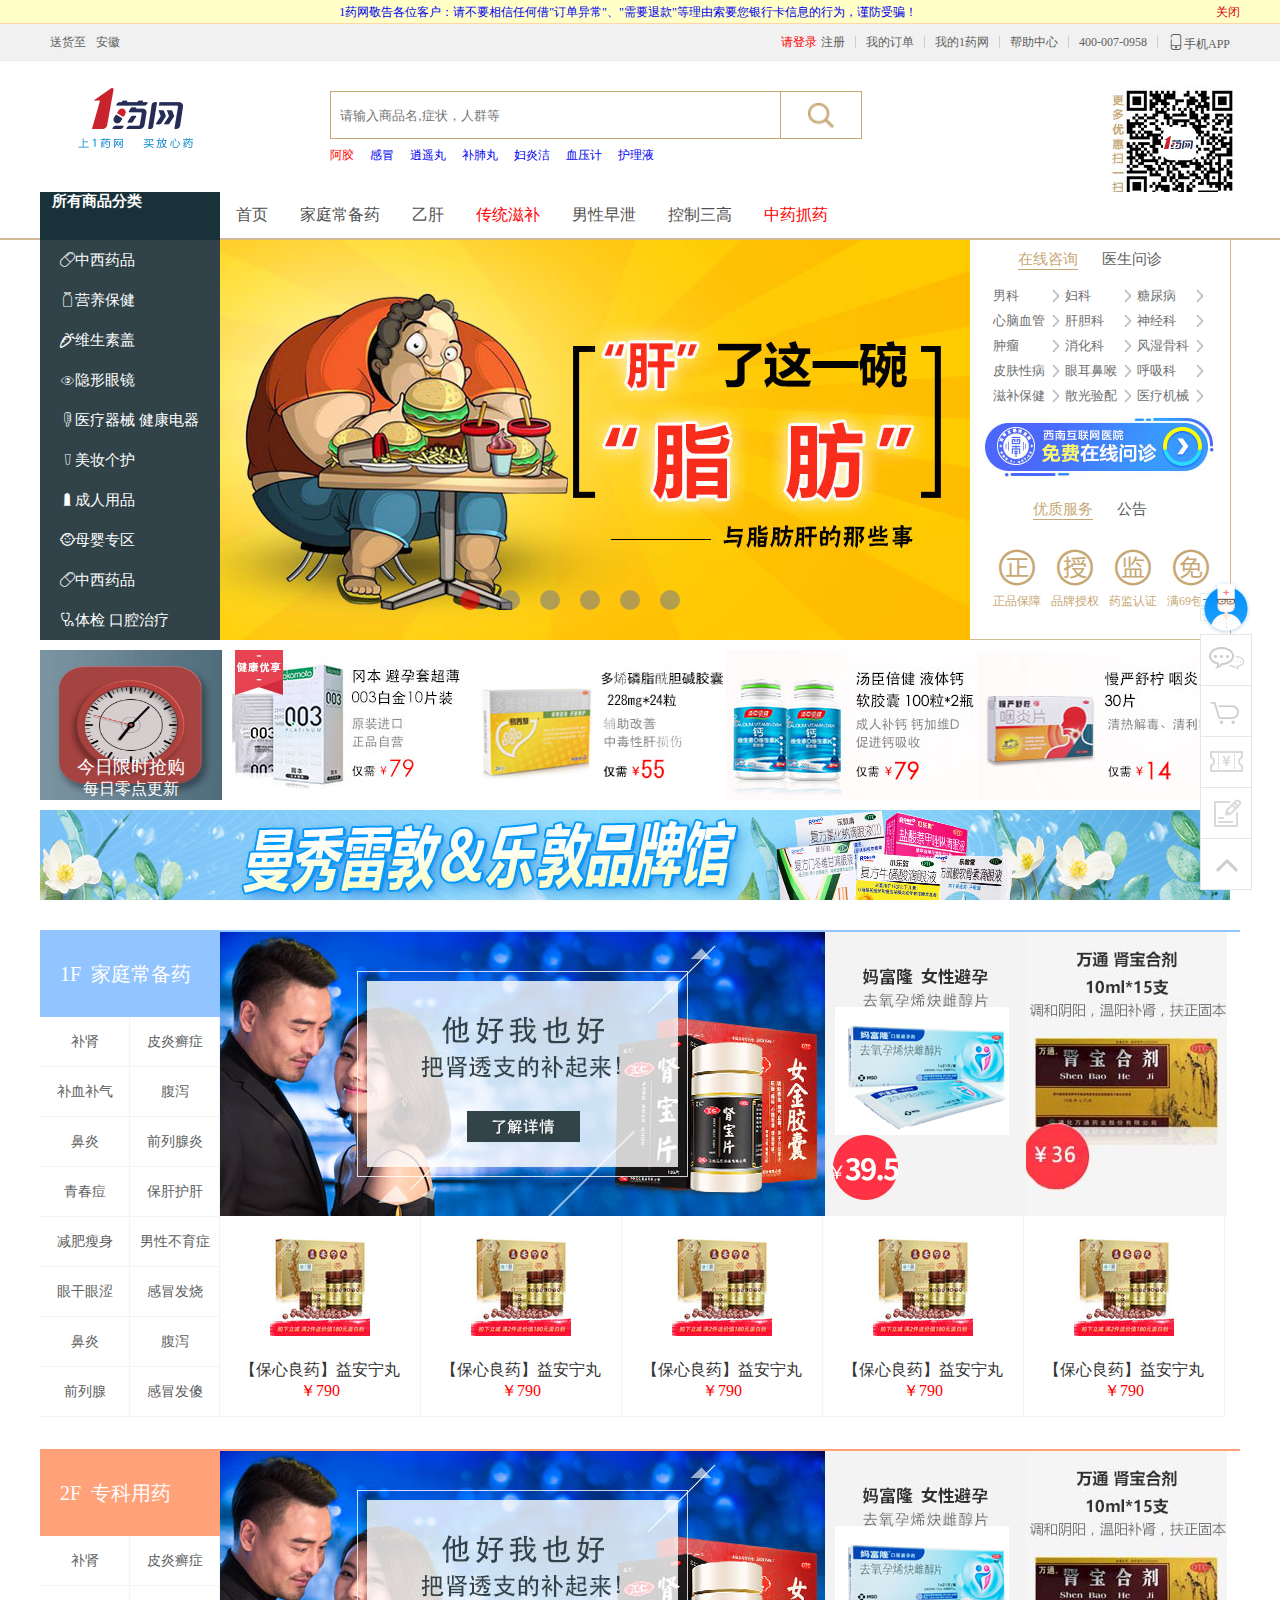
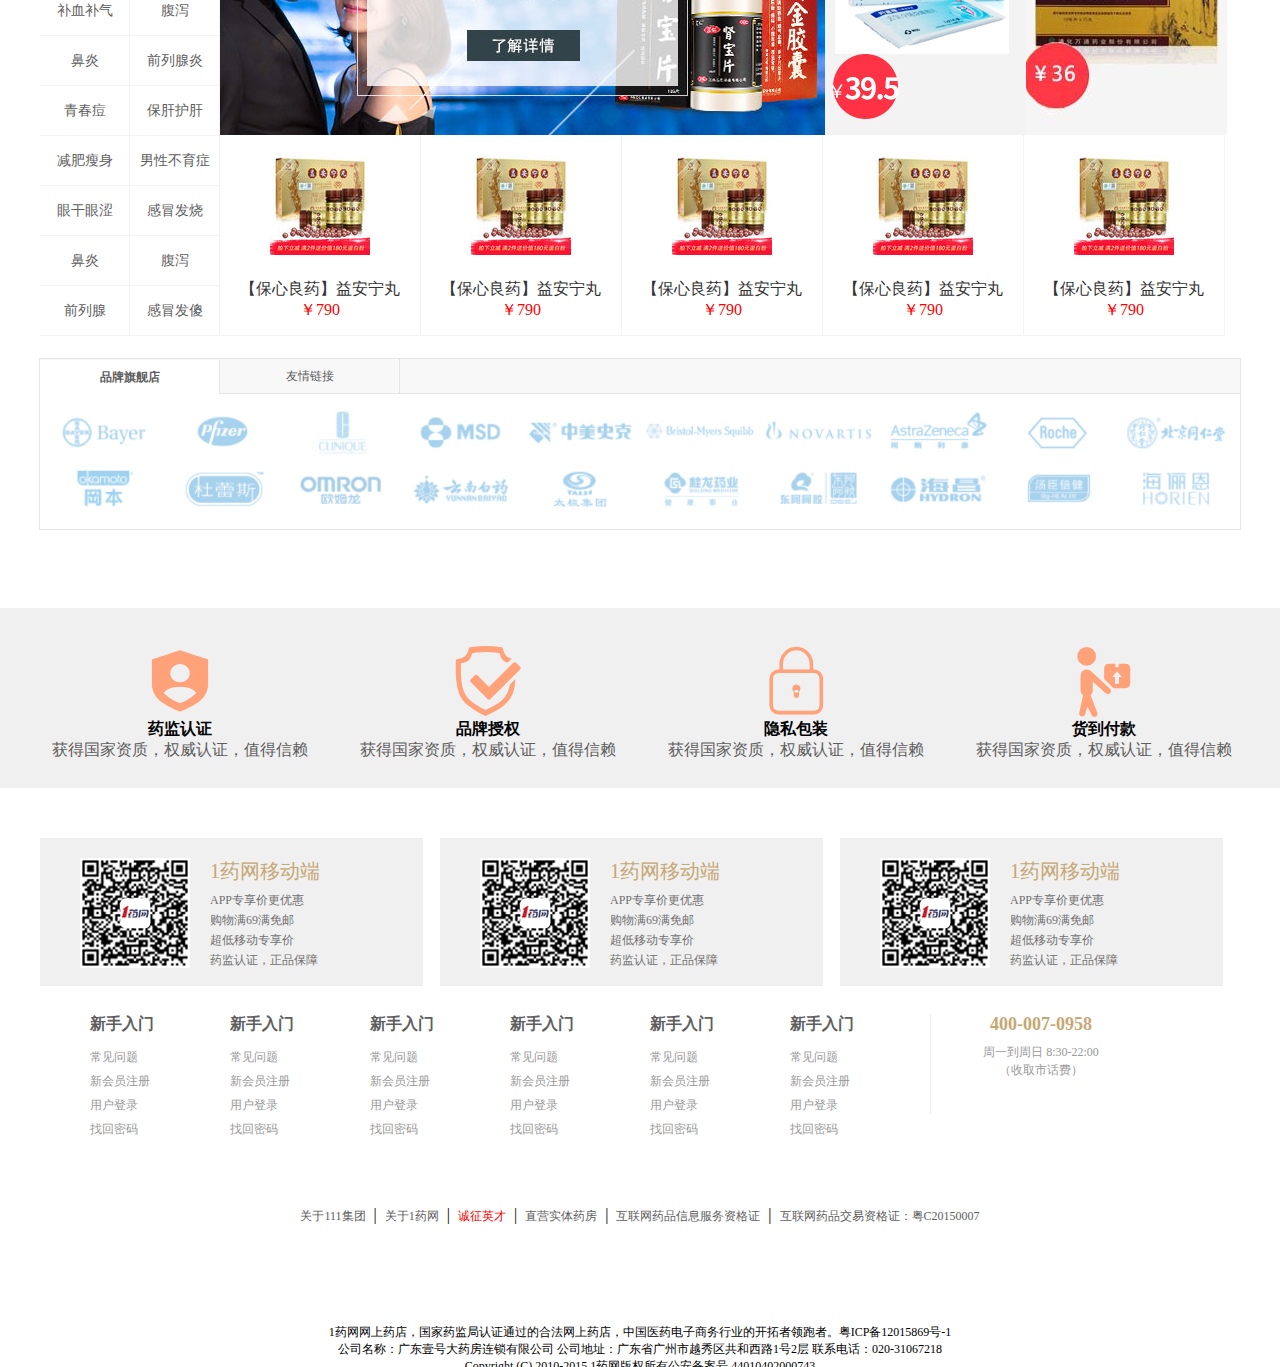
<file: index.html>
<!DOCTYPE html>
<html>

<head>
	<meta charset="utf-8" />
	<title></title>

</head>
<script src="js/jquery-3.3.1.js" type="text/javascript" charset="utf-8"></script>
<script src="js/cookie.js" type="text/javascript" charset="utf-8"></script>
<link rel="stylesheet" href="icon/font_h6ydstshzeh/iconfont.css">

<link rel="stylesheet" type="text/css" href="css/index.css" />

<body>

	<div class="safe_warm">
		<div class="safe_warm_con">
			<a href="#">1药网敬告各位客户：请不要相信任何借"订单异常"、"需要退款"等理由索要您银行卡信息的行为，谨防受骗！</a>
			<span class="close_con">
				关闭
			</span>
		</div>

	</div>
	<div class="head">
		<div class="nav_bg">
			<div class="nav">
				<ul class="nav_l">
					<li>送货至</li>
					<li>安徽</li>
				</ul>
				<ul class="nav_r">
					<li><a class="login" href="login.html">请登录</a><a href="register.html">注册</a></li>
					<li><a href="#">我的订单</a></li>
					<li><a href="#">我的1药网</a></li>
					<li><a href="#">帮助中心</a></li>
					<li>400-007-0958</li>
					<li><i class="iconfont icon-shouji"></i>手机APP</li>
				</ul>
			</div>
		</div>
		<div class="wrap_head">
			<div class="wrap_logo">
				<a href="#">
					<img src="img/logo_01.png" />
				</a>
			</div>
			<div class="wrap_search">
				<form class="search_form" action="" method="post">
					<input class="txt" type="text" name="" id="" value="" placeholder="请输入商品名,症状，人群等" />
					<input class="btn" type="button" name="" id="" value="" />
				</form>
				<ul class="hotkey">
					<li><a href="#">阿胶</a></li>
					<li><a href="#">感冒</a></li>
					<li><a href="#">逍遥丸</a></li>
					<li><a href="#">补肺丸</a></li>
					<li><a href="#">妇炎洁</a></li>
					<li><a href="#">血压计</a></li>
					<li><a href="#">护理液</a></li>
				</ul>


			</div>
		</div>

	</div>
	<!--头部结束-->
	<div class="headnav">
		<div class="headnavmain">
			<a class="more" href="#">所有商品分类</a>

			<ul class="sqnav">
				<li><a href="#">首页</a></li>
				<li><a href="#">家庭常备药</a></li>
				<li><a href="#">乙肝</a></li>
				<li><a class="navred" href="#">传统滋补</a></li>
				<li><a href="#">男性早泄</a></li>
				<li><a href="#">控制三高</a></li>
				<li><a class="navred" href="#">中药抓药</a></li>
			</ul>

		</div>
	</div>
	<div class="main_top">
		<ul class="boxnav">
			<li class="iconfont icon-xiyao">中西药品</li>
			<li class="iconfont icon-baojian">营养保健</li>
			<li class="iconfont icon-luobu">维生素盖</li>
			<li class="iconfont icon-yinxingyanjing">隐形眼镜</li>
			<li class="iconfont icon-yiliaoqixie">医疗器械 健康电器</li>
			<li class="iconfont icon-meizhuanggehu">美妆个护</li>
			<li class="iconfont icon-biyuntao">成人用品</li>
			<li class="iconfont icon-muying">母婴专区</li>
			<li class="iconfont icon-xiyao">中西药品</li>
			<li class="iconfont icon-tijian">体检 口腔治疗</li>
		</ul>
		<div class="banner">
			<ul class="bannerlist">
				<li><a href="#"><img src="img/1550713887627413.jpg" /></a></li>
				<li><a href="#"><img src="img/1550714017039417.jpg" /></a></li>
				<li><a href="#"><img src="img/1550539346127397.jpg" /></a></li>
				<li><a href="#"><img src="img/1550540829476401.jpg" /></a></li>
				<li><a href="#"><img src="img/1550192843950369.jpg" /></a></li>
				<li><a href="#"><img src="img/1550540996920405.jpg" /></a></li>
			</ul>
			<ul class="nums">

				<li class="active"></li>
				<li></li>
				<li></li>
				<li></li>
				<li></li>
				<li></li>

			</ul>
			
		</div>
		<div class="main_r">
			<div class="dc_ol">

				<p class="special zxzx">在线咨询</p>
				<p class="yswz">医生问诊</p>

			</div>
			<div class="right_list">
				<div class="yswz_list">
					<span><i class="iconfont icon-xindianzhenduan"></i>
						<p>综合门诊</p>
					</span>
					<span><i class="iconfont icon-ertong"></i>
						<p>儿科</p>
					</span>
				</div>
				<div class="zxzx_list">
					<a href="#">男科</a>
					<a href="#">妇科</a>
					<a href="#">糖尿病</a>
					<a href="#">心脑血管</a>
					<a href="#">肝胆科</a>
					<a href="#">神经科</a>
					<a href="#">肿瘤</a>
					<a href="#">消化科</a>
					<a href="#">风湿骨科</a>
					<a href="#">皮肤性病</a>
					<a href="#">眼耳鼻喉</a>
					<a href="#">呼吸科</a>
					<a href="#">滋补保健</a>
					<a href="#">散光验配</a>
					<a href="#">医疗机械</a>
				</div>

			</div>
			<div class="server_banner">
				<a href="#"><img src="img/consult_banner.jpg" alt=""></a>
			</div>

			<div class="dc_ol">

				<p class="special zxzx">优质服务</p>
				<p class="yswz">公告</p>

			</div>
			<div class="right_list">
				<div class="yswz_list">
					<ul>
						<li><a href="#">【公告】关于2019年春节期间各省市停止配送的公告</a></li>
						<li><a href="#">【公告】新人礼包活动规则</a></li>
						<li><a href="#">【公告】关于1药网隐私包装上线公告</a></li>
						<li><a href="#">【公告】关于企业发票增加税号的公告</a></li>
					</ul>
				</div>
				<div class="zxzx_list">
					<span><i class="iconfont icon-zheng"></i><p>正品保障</p></span>
					<span><i class="iconfont icon-shou"></i><p>品牌授权</p></span>
					<span><i class="iconfont icon-jian"></i><p>药监认证</p></span>
					<span><i class="iconfont icon-mian"></i><p>满69包邮</p></span>
				</div>

			</div>
		</div>

	</div>
	<div class="xsqg">
		<div class="clock">
			<img src="img/clock.gif" alt="">
			<span>
				<p>今日限时抢购</p>
				<p>每日零点更新</p>
			</span>
		</div>
		<div class="qgsp">
			<a href="#"><img src="img/qg0.jpg" alt=""></a>
		</div>
		<div class="qgsp">
			<a href="#"><img src="img/qg1.jpg" alt=""></a>
		</div>
		<div class="qgsp">
			<a href="#"><img src="img/qg2.jpg" alt=""></a>
		</div>
		<div class="qgsp">
			<a href="#"><img src="img/qg3.jpg" alt=""></a>
		</div>
	</div>
	<div class="mxld">
		<a href="#"> <img src="img/mxld.jpg" alt=""></a>
	</div>
	<div class="f1">
		<div class="f_left">
			<div class="biaoti">
				<p>1F&nbsp;&nbsp;家庭常备药</p>
			</div>
			<ul>
				<li><a href="#">补肾</a></li>
				<li><a href="#">皮炎癣症</a></li>
				<li><a href="#">补血补气</a></li>
				<li><a href="#">腹泻</a></li>
				<li><a href="#">鼻炎</a></li>
				<li><a href="#">前列腺炎</a></li>
				<li><a href="#">青春痘</a></li>
				<li><a href="#">保肝护肝</a></li>
				<li><a href="#">减肥瘦身</a></li>
				<li><a href="#">男性不育症</a></li>
				<li><a href="#">眼干眼涩</a></li>
				<li><a href="#">感冒发烧</a></li>
				<li><a href="#">鼻炎</a></li>
				<li><a href="#">腹泻</a></li>
				<li><a href="#">前列腺</a></li>
				<li><a href="#">感冒发傻</a></li>
			</ul>
		</div>
		<div class="f_right">
			<div class="f_r_top">
				<a href="#"><img src="img/f1_1_1.jpg" alt=""></a>
				<a href="#"><img src="img/f1_1_2.jpg" alt=""></a>
				<a href="#"><img src="img/f1_1_3.jpg" alt=""></a>
			</div>
			<div class="f_r_bottom">
				<li>
					<a href="#">
						<img src="img/sp1.jpg" alt="">
					</a>
					<a href="#">【保心良药】益安宁丸</a>
					<p>￥790</p>
				</li>
				<li>
					<a href="#">
						<img src="img/sp1.jpg" alt="">
					</a>
					<a href="#">【保心良药】益安宁丸</a>
					<p>￥790</p>
				</li>
				<li>
					<a href="#">
						<img src="img/sp1.jpg" alt="">
					</a>
					<a href="#">【保心良药】益安宁丸</a>
					<p>￥790</p>
				</li>
				<li>
					<a href="#">
						<img src="img/sp1.jpg" alt="">
					</a>
					<a href="#">【保心良药】益安宁丸</a>
					<p>￥790</p>
				</li>
				<li>
					<a href="#">
						<img src="img/sp1.jpg" alt="">
					</a>
					<a href="#">【保心良药】益安宁丸</a>
					<p>￥790</p>
				</li>
				
			</div>
		</div>
	</div>

	<div class="f2 f1">
		<div class="f_left">
			<div class="biaoti2 biaoti">
				<p>2F&nbsp;&nbsp;专科用药</p>
			</div>
			<ul>
				<li><a href="#">补肾</a></li>
				<li><a href="#">皮炎癣症</a></li>
				<li><a href="#">补血补气</a></li>
				<li><a href="#">腹泻</a></li>
				<li><a href="#">鼻炎</a></li>
				<li><a href="#">前列腺炎</a></li>
				<li><a href="#">青春痘</a></li>
				<li><a href="#">保肝护肝</a></li>
				<li><a href="#">减肥瘦身</a></li>
				<li><a href="#">男性不育症</a></li>
				<li><a href="#">眼干眼涩</a></li>
				<li><a href="#">感冒发烧</a></li>
				<li><a href="#">鼻炎</a></li>
				<li><a href="#">腹泻</a></li>
				<li><a href="#">前列腺</a></li>
				<li><a href="#">感冒发傻</a></li>
			</ul>
		</div>
		<div class="f_right">
			<div class="f_r_top">
				<a href="#"><img src="img/f1_1_1.jpg" alt=""></a>
				<a href="#"><img src="img/f1_1_2.jpg" alt=""></a>
				<a href="#"><img src="img/f1_1_3.jpg" alt=""></a>
			</div>
			<div class="f_r_bottom">
				<li>
					<a href="#">
						<img src="img/sp1.jpg" alt="">
					</a>
					<a href="#">【保心良药】益安宁丸</a>
					<p>￥790</p>
				</li>
				<li>
					<a href="#">
						<img src="img/sp1.jpg" alt="">
					</a>
					<a href="#">【保心良药】益安宁丸</a>
					<p>￥790</p>
				</li>
				<li>
					<a href="#">
						<img src="img/sp1.jpg" alt="">
					</a>
					<a href="#">【保心良药】益安宁丸</a>
					<p>￥790</p>
				</li>
				<li>
					<a href="#">
						<img src="img/sp1.jpg" alt="">
					</a>
					<a href="#">【保心良药】益安宁丸</a>
					<p>￥790</p>
				</li>
				<li>
					<a href="#">
						<img src="img/sp1.jpg" alt="">
					</a>
					<a href="#">【保心良药】益安宁丸</a>
					<p>￥790</p>
				</li>
				
			</div>
		</div>
	</div>
	<div class="tg">
		<div class="wrap_tg">
			<ul class="tg_top">
				<li class="tg_top_active">品牌旗舰店 </li>
				<li>友情链接 </li>
			</ul>
			<div>
				<div class="ppqj">
					<img src="img/ppqjd.jpg" alt="">
				</div>
				<div class="yqlj">
					<ul>
						<li><a href="#">中国平安</a></li>
						<li><a href="#">中国平安</a></li>
						<li><a href="#">中国平安</a></li>
						<li><a href="#">中国平安</a></li>
						<li><a href="#">中国平安</a></li>
						<li><a href="#">中国平安</a></li>
						<li><a href="#">中国平安</a></li>
						<li><a href="#">中国平安</a></li>
						<li><a href="#">中国平安</a></li>
						<li><a href="#">中国平安</a></li>
						<li><a href="#">中国平安</a></li>
						<li><a href="#">中国平安</a></li>
						<li><a href="#">中国平安</a></li>
						<li><a href="#">中国平安</a></li>
						<li><a href="#">中国平安</a></li>
						<li><a href="#">中国平安</a></li>
						<li><a href="#">中国平安</a></li>
						<li><a href="#">中国平安</a></li>
					</ul>
				</div>
			</div>
			
		</div>
		
	</div>

	<div class="wrapflog">
		<div class="flog">
			<span><i class="iconfont icon-jianguan"></i><p><h4>药监认证</h4><p>获得国家资质，权威认证，值得信赖</p></p></span>
			<span><i class="iconfont icon-shouquan"></i><p><h4>品牌授权</h4><p>获得国家资质，权威认证，值得信赖</p></p></span>
			<span><i class="iconfont icon-yinsi"></i><p><h4>隐私包装</h4><p>获得国家资质，权威认证，值得信赖</p></p></span>
			<span><i class="iconfont icon-nahuo"></i><p><h4>货到付款</h4><p>获得国家资质，权威认证，值得信赖</p></p></span>
		</div>
	</div>

	<div class="app_part">
		<div class="app_part_con">
			<ul>
				<li>
					<img src="img/td_code1.jpg" alt="">
					<div>
						<h2>1药网移动端</h2>
						<p>
							APP专享价更优惠<br/>
							购物满69满免邮<br/>
							超低移动专享价<br/>
							药监认证，正品保障
						</p>
					</div>
				</li>
				<li>
					<img src="img/td_code1.jpg" alt="">
					<div>
						<h2>1药网移动端</h2>
						<p>
							APP专享价更优惠<br/>
							购物满69满免邮<br/>
							超低移动专享价<br/>
							药监认证，正品保障
						</p>
					</div>
				</li>
				<li>
					<img src="img/td_code1.jpg" alt="">
					<div>
						<h2>1药网移动端</h2>
						<p>
							APP专享价更优惠<br/>
							购物满69满免邮<br/>
							超低移动专享价<br/>
							药监认证，正品保障
						</p>
					</div>
				</li>
			</ul>
		</div>
	</div>

	<div class="wrap_foot_nav">
		<div class="foot_nav">
			<dl>
				<dt>新手入门</dt>
				<dd><a href="#">常见问题</a></dd>
				<dd><a href="#">新会员注册</a></dd>
				<dd><a href="#">用户登录</a></dd>
				<dd><a href="#">找回密码</a></dd>
			</dl>
			<dl>
				<dt>新手入门</dt>
				<dd><a href="#">常见问题</a></dd>
				<dd><a href="#">新会员注册</a></dd>
				<dd><a href="#">用户登录</a></dd>
				<dd><a href="#">找回密码</a></dd>
			</dl>
			<dl>
				<dt>新手入门</dt>
				<dd><a href="#">常见问题</a></dd>
				<dd><a href="#">新会员注册</a></dd>
				<dd><a href="#">用户登录</a></dd>
				<dd><a href="#">找回密码</a></dd>
			</dl>
			<dl>
				<dt>新手入门</dt>
				<dd><a href="#">常见问题</a></dd>
				<dd><a href="#">新会员注册</a></dd>
				<dd><a href="#">用户登录</a></dd>
				<dd><a href="#">找回密码</a></dd>
			</dl>
			<dl>
				<dt>新手入门</dt>
				<dd><a href="#">常见问题</a></dd>
				<dd><a href="#">新会员注册</a></dd>
				<dd><a href="#">用户登录</a></dd>
				<dd><a href="#">找回密码</a></dd>
			</dl>
			<dl>
				<dt>新手入门</dt>
				<dd><a href="#">常见问题</a></dd>
				<dd><a href="#">新会员注册</a></dd>
				<dd><a href="#">用户登录</a></dd>
				<dd><a href="#">找回密码</a></dd>
			</dl>
			<div class="connect">
				<p>400-007-0958</p>
				<p>周一到周日 8:30-22:00<br/>
						（收取市话费）</p>
			</div>
		</div>
	</div>

	<div class="wrap_footbox">
		<div class="footbox">
			<p><a href="//gangling.111.com.cn/" rel="nofollow">关于111集团</a> | 
				<a href="//www.111.com.cn/cmsPage/2015012602/" rel="nofollow">关于1药网</a> | 
				<a href="//www.111.com.cn/cmsPage/2015012707/" rel="nofollow" style="color:red;">诚征英才</a> | 
				<a href="//www.111.com.cn/cmsPage/2014022401/index.html" rel="nofollow">直营实体药房</a> | 
				<a href="//www.111.com.cn/cmsPage/2013101401/" rel="nofollow">互联网药品信息服务资格证</a> | 
				<a href="//www.111.com.cn/cmsPage/2013101402/" rel="nofollow">互联网药品交易资格证：粤C20150007</a></p>
		</div>
		
	</div>
	<div class="footer">
		<p>1药网网上药店，国家药监局认证通过的合法网上药店，中国医药电子商务行业的开拓者领跑者。粤ICP备12015869号-1</p>
		<p>公司名称：广东壹号大药房连锁有限公司 公司地址：广东省广州市越秀区共和西路1号2层 联系电话：020-31067218</p>
		<p>Copyright (C) 2010-2015 1药网版权所有公安备案号 44010402000743
			</p>
	</div>
	<div class="footmean">
		<img src="img/doctor.png" alt="">
		<a href="#"></a>
		<a href="list.html"></a>
		<a href="#"></a>
		<a href="#"></a>
		<a class="top" href="#"></a>

	</div>
	<ul class="floor">
		<li>今日抢购</li>
		<li>1F<span class="floor_li_active">家庭常备药</span></li>
		<li>2F<span>专科用药</span></li>
		<!-- <li>3F</li>
		<li>4F</li>
		<li>5F</li>
		<li>6F</li>
		<li>7F</li>
		<li>8F</li>
		<li>9F</li> -->
	</ul>
	<script src="js/index.js" type="text/javascript" charset="utf-8"></script>
	
	
</body>

</html>
</file>
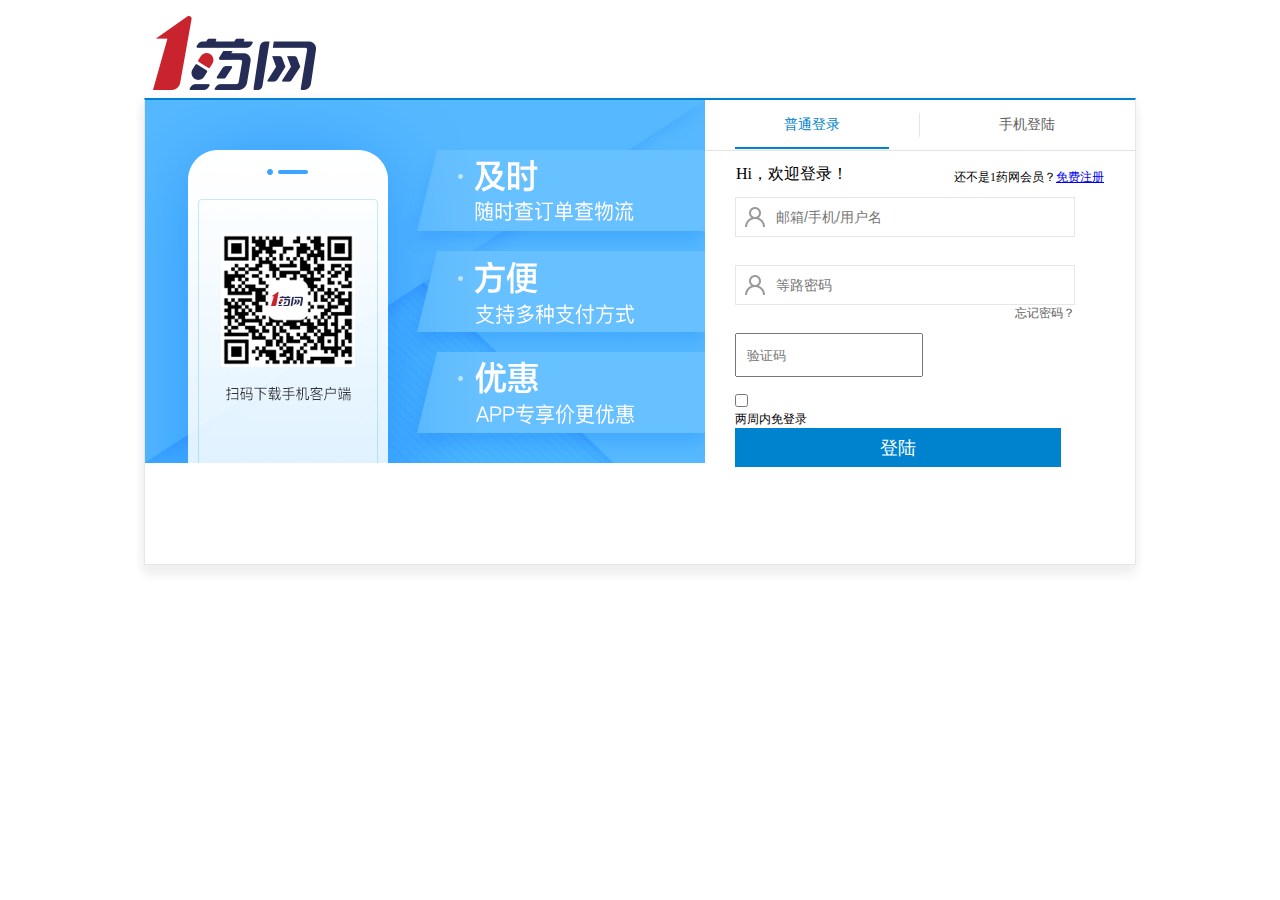
<file: login.html>
<!DOCTYPE html>
<html>
<head>
    <meta charset="utf-8" />
    <meta http-equiv="X-UA-Compatible" content="IE=edge">
    <title>1药网登陆</title>
    <meta name="viewport" content="width=device-width, initial-scale=1">
   
   
</head>
<script src="js/jquery-3.3.1.js"></script>
<link rel="stylesheet" type="text/css" media="screen" href="css/login.css" />

<body>
    <div class="top">
        <a href="#">
            <img src="img/yao_logo.png" alt="">
        </a>
    </div>
    <div class="main">
        <div class="main_r">
            <div class="loginway">
                <div class="wrap_ptdl">
                    <p class="active">普通登录</p>
                </div>
                <div class="wrap_sjdl">
                    <p>手机登陆</p>
                </div>
            </div>
            <div class="zc">
                Hi，欢迎登录！
                <span>还不是1药网会员？<a href="register.html">免费注册</a> </span>
            </div>
            <form class="form1" action="" autocomplete="off">
               <div>
                    <input type="text" placeholder="邮箱/手机/用户名" class="usn">
               </div> 
               <div>
                    <input type="password" placeholder="等路密码" class="psw">
                    <a href="#">忘记密码？</a>
                </div>
               <article>
                 <input type="text" placeholder="验证码">  
    
               </article>
               <article>
                <label class="checkbox"><input type="checkbox" value="1" name="rememberPwd" id="rememberPwd" tabindex="-1">
                    <span class="two_week">两周内免登录</span>
                </label>
                <input type="button" id="btn" value="登陆">
               </article>
            </form>
            <form class="form2" action="">
               <p><input type="text"></p>
               <p><input type="password"></p>
               <p><input type="button" value="denglu" name="" id=""></p>
            </form>
        </div>
    </div>
    <script src="js/login.js"></script>
    <script src="js/cookie.js"></script>
</body>
</html>
</file>
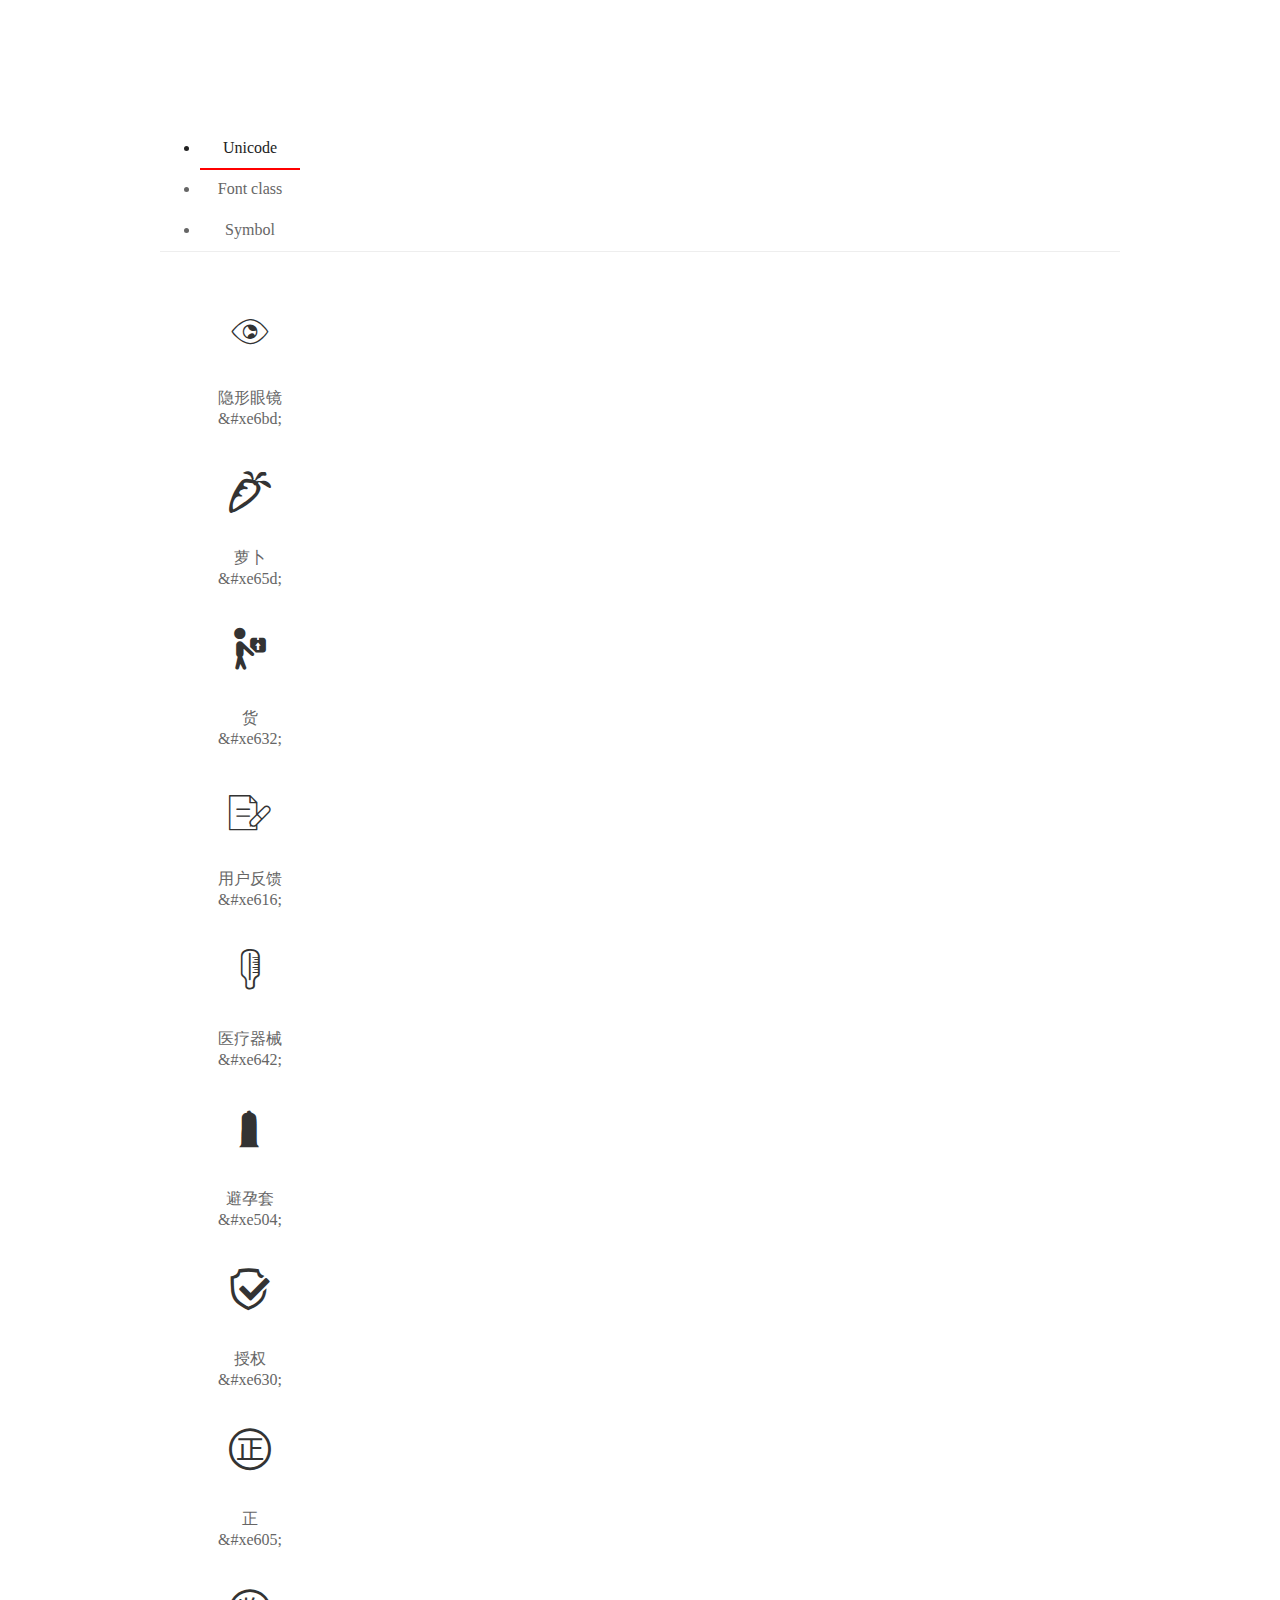
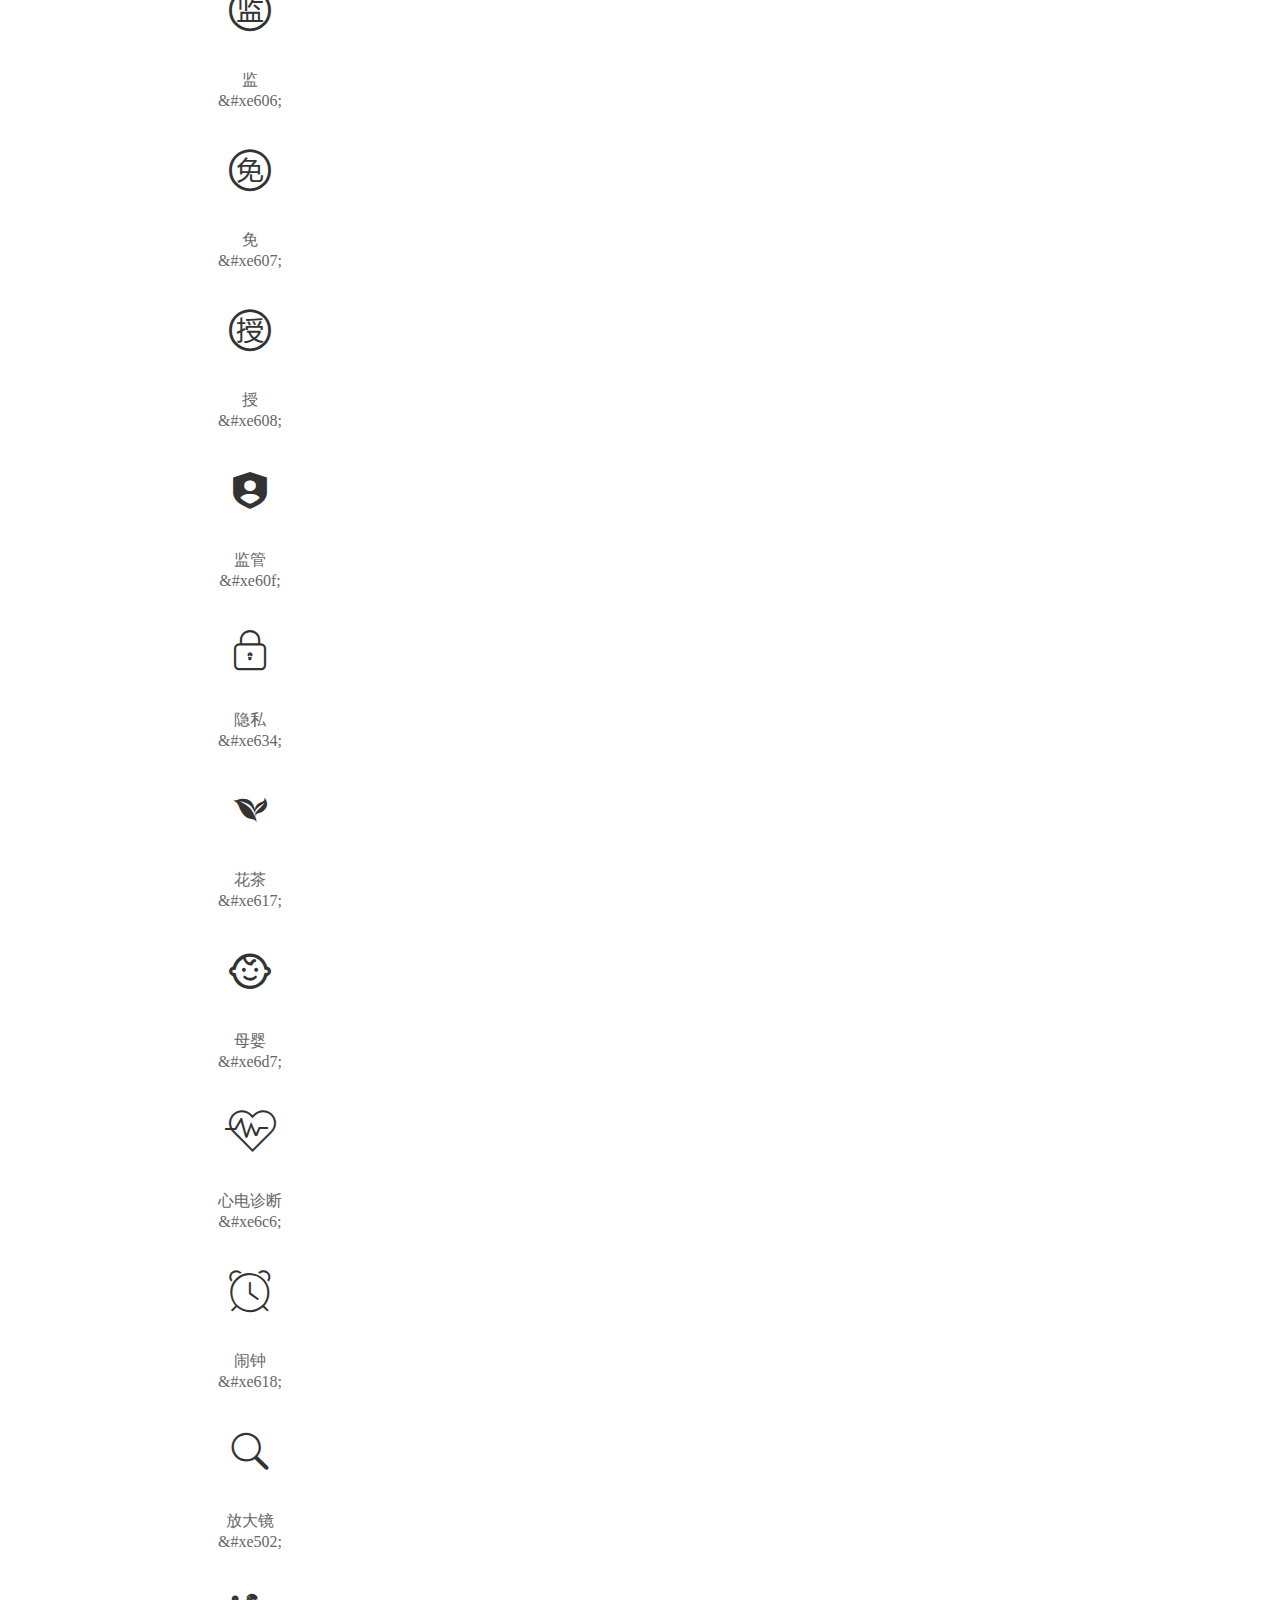
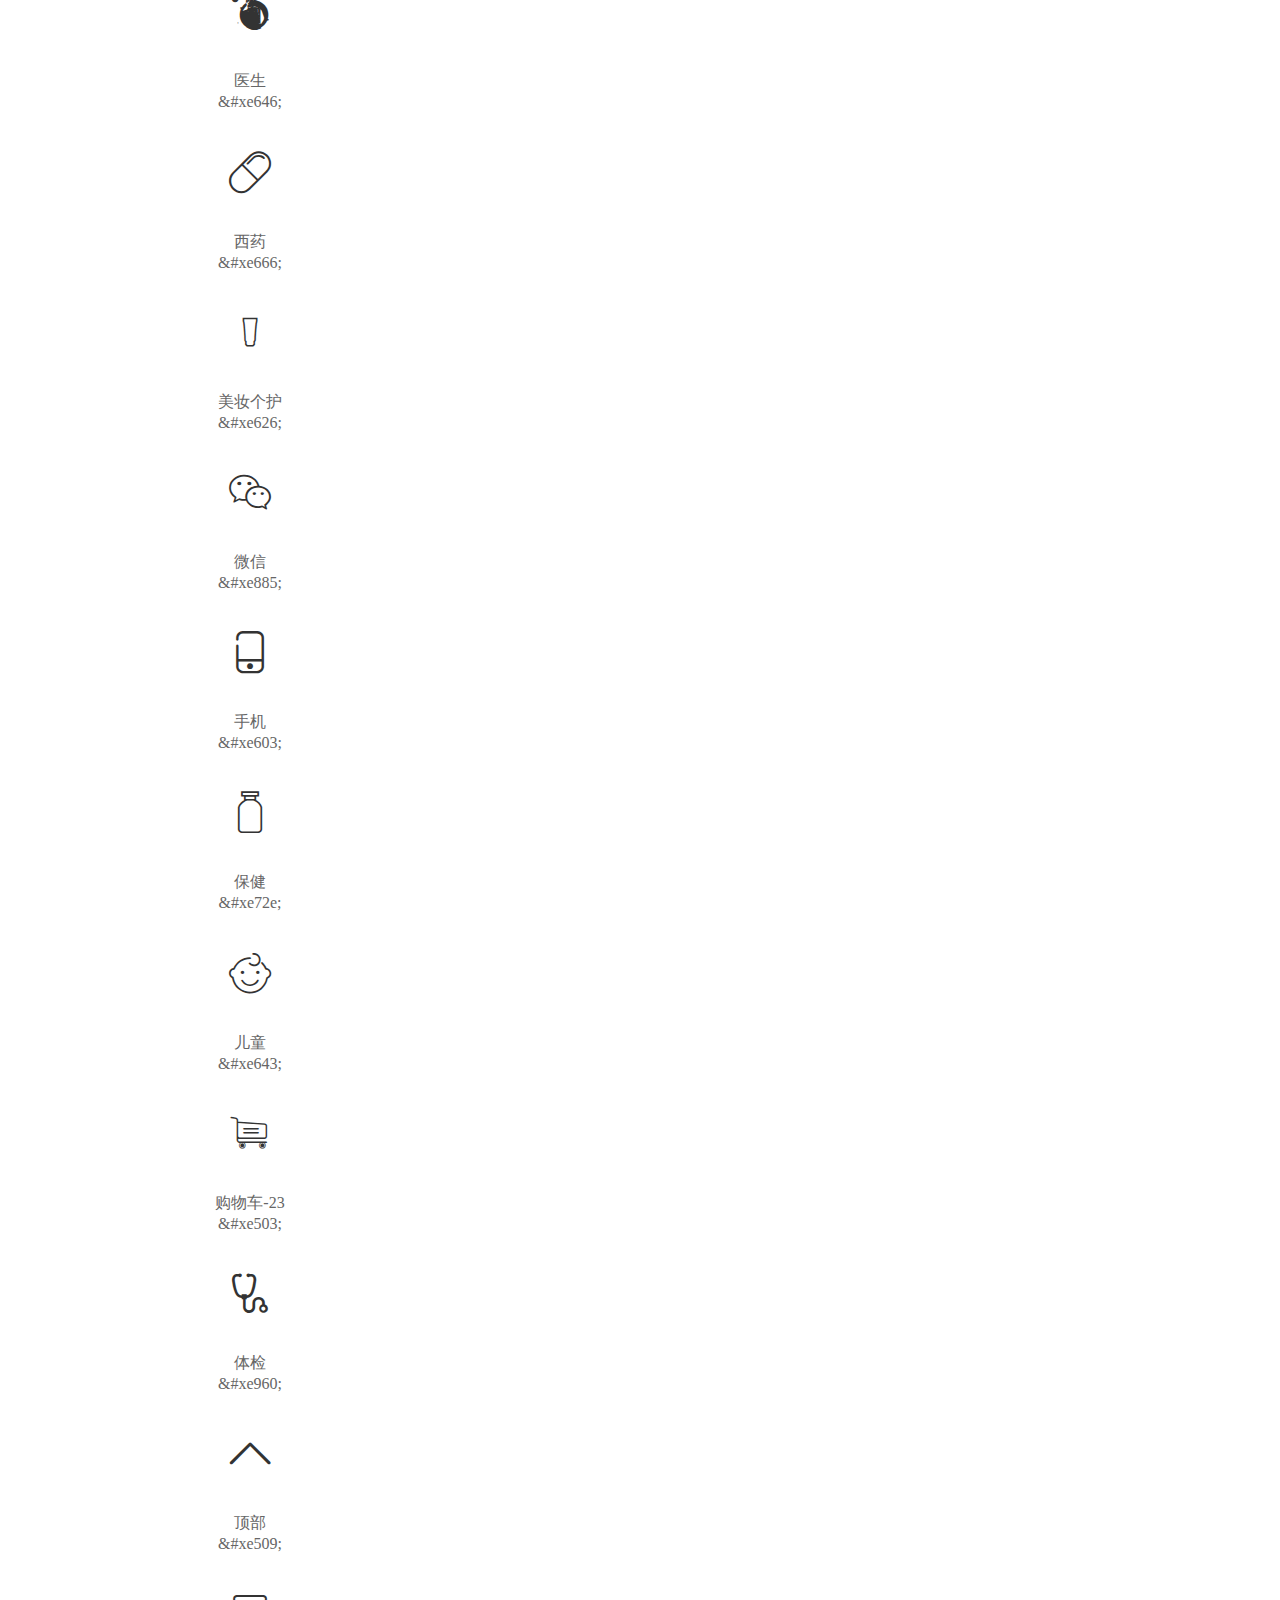
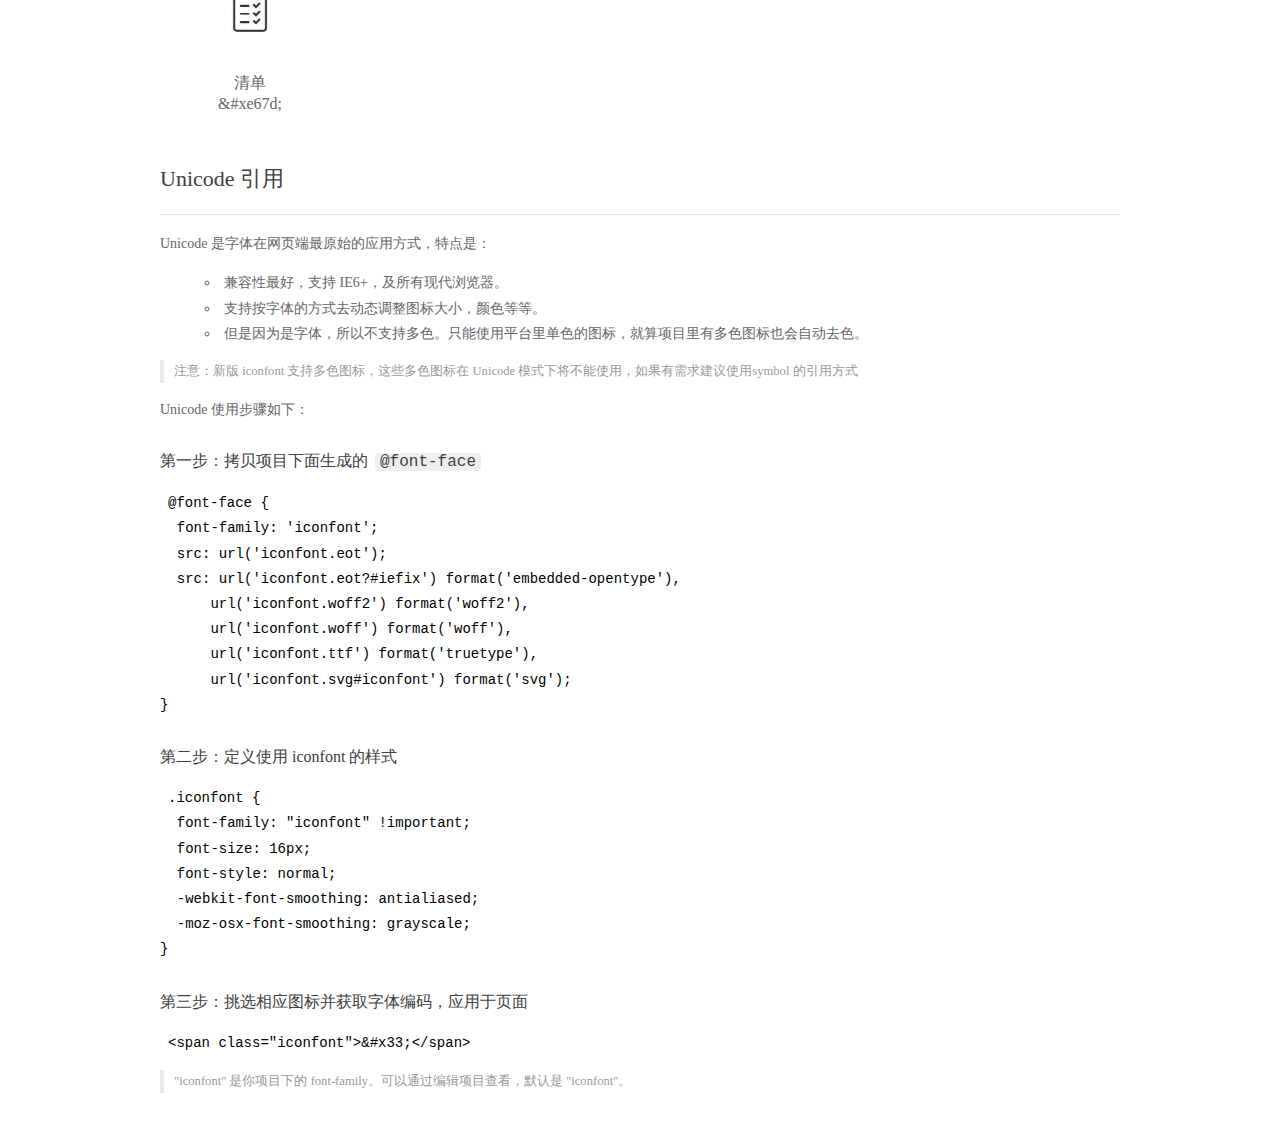
<file: icon/font_h6ydstshzeh/demo_index.html>
<!DOCTYPE html>
<html>
<head>
  <meta charset="utf-8"/>
  <title>IconFont Demo</title>
  <link rel="shortcut icon" href="https://gtms04.alicdn.com/tps/i4/TB1_oz6GVXXXXaFXpXXJDFnIXXX-64-64.ico" type="image/x-icon"/>
  <link rel="stylesheet" href="https://g.alicdn.com/thx/cube/1.3.2/cube.min.css">
  <link rel="stylesheet" href="demo.css">
  <link rel="stylesheet" href="iconfont.css">
  <script src="iconfont.js"></script>
  <!-- jQuery -->
  <script src="https://a1.alicdn.com/oss/uploads/2018/12/26/7bfddb60-08e8-11e9-9b04-53e73bb6408b.js"></script>
  <!-- 代码高亮 -->
  <script src="https://a1.alicdn.com/oss/uploads/2018/12/26/a3f714d0-08e6-11e9-8a15-ebf944d7534c.js"></script>
</head>
<body>
  <div class="main">
    <h1 class="logo"><a href="https://www.iconfont.cn/" title="iconfont 首页" target="_blank">&#xe86b;</a></h1>
    <div class="nav-tabs">
      <ul id="tabs" class="dib-box">
        <li class="dib active"><span>Unicode</span></li>
        <li class="dib"><span>Font class</span></li>
        <li class="dib"><span>Symbol</span></li>
      </ul>
      
    </div>
    <div class="tab-container">
      <div class="content unicode" style="display: block;">
          <ul class="icon_lists dib-box">
          
            <li class="dib">
              <span class="icon iconfont">&#xe6bd;</span>
                <div class="name">隐形眼镜</div>
                <div class="code-name">&amp;#xe6bd;</div>
              </li>
          
            <li class="dib">
              <span class="icon iconfont">&#xe65d;</span>
                <div class="name">萝卜</div>
                <div class="code-name">&amp;#xe65d;</div>
              </li>
          
            <li class="dib">
              <span class="icon iconfont">&#xe632;</span>
                <div class="name">货</div>
                <div class="code-name">&amp;#xe632;</div>
              </li>
          
            <li class="dib">
              <span class="icon iconfont">&#xe616;</span>
                <div class="name">用户反馈</div>
                <div class="code-name">&amp;#xe616;</div>
              </li>
          
            <li class="dib">
              <span class="icon iconfont">&#xe642;</span>
                <div class="name">医疗器械</div>
                <div class="code-name">&amp;#xe642;</div>
              </li>
          
            <li class="dib">
              <span class="icon iconfont">&#xe504;</span>
                <div class="name">避孕套</div>
                <div class="code-name">&amp;#xe504;</div>
              </li>
          
            <li class="dib">
              <span class="icon iconfont">&#xe630;</span>
                <div class="name">授权</div>
                <div class="code-name">&amp;#xe630;</div>
              </li>
          
            <li class="dib">
              <span class="icon iconfont">&#xe605;</span>
                <div class="name">正</div>
                <div class="code-name">&amp;#xe605;</div>
              </li>
          
            <li class="dib">
              <span class="icon iconfont">&#xe606;</span>
                <div class="name">监</div>
                <div class="code-name">&amp;#xe606;</div>
              </li>
          
            <li class="dib">
              <span class="icon iconfont">&#xe607;</span>
                <div class="name">免</div>
                <div class="code-name">&amp;#xe607;</div>
              </li>
          
            <li class="dib">
              <span class="icon iconfont">&#xe608;</span>
                <div class="name">授</div>
                <div class="code-name">&amp;#xe608;</div>
              </li>
          
            <li class="dib">
              <span class="icon iconfont">&#xe60f;</span>
                <div class="name">监管</div>
                <div class="code-name">&amp;#xe60f;</div>
              </li>
          
            <li class="dib">
              <span class="icon iconfont">&#xe634;</span>
                <div class="name">隐私</div>
                <div class="code-name">&amp;#xe634;</div>
              </li>
          
            <li class="dib">
              <span class="icon iconfont">&#xe617;</span>
                <div class="name">花茶</div>
                <div class="code-name">&amp;#xe617;</div>
              </li>
          
            <li class="dib">
              <span class="icon iconfont">&#xe6d7;</span>
                <div class="name">母婴</div>
                <div class="code-name">&amp;#xe6d7;</div>
              </li>
          
            <li class="dib">
              <span class="icon iconfont">&#xe6c6;</span>
                <div class="name">心电诊断</div>
                <div class="code-name">&amp;#xe6c6;</div>
              </li>
          
            <li class="dib">
              <span class="icon iconfont">&#xe618;</span>
                <div class="name">闹钟 </div>
                <div class="code-name">&amp;#xe618;</div>
              </li>
          
            <li class="dib">
              <span class="icon iconfont">&#xe502;</span>
                <div class="name">放大镜</div>
                <div class="code-name">&amp;#xe502;</div>
              </li>
          
            <li class="dib">
              <span class="icon iconfont">&#xe646;</span>
                <div class="name">医生</div>
                <div class="code-name">&amp;#xe646;</div>
              </li>
          
            <li class="dib">
              <span class="icon iconfont">&#xe666;</span>
                <div class="name">西药</div>
                <div class="code-name">&amp;#xe666;</div>
              </li>
          
            <li class="dib">
              <span class="icon iconfont">&#xe626;</span>
                <div class="name">美妆个护</div>
                <div class="code-name">&amp;#xe626;</div>
              </li>
          
            <li class="dib">
              <span class="icon iconfont">&#xe885;</span>
                <div class="name">微信</div>
                <div class="code-name">&amp;#xe885;</div>
              </li>
          
            <li class="dib">
              <span class="icon iconfont">&#xe603;</span>
                <div class="name">手机</div>
                <div class="code-name">&amp;#xe603;</div>
              </li>
          
            <li class="dib">
              <span class="icon iconfont">&#xe72e;</span>
                <div class="name">保健</div>
                <div class="code-name">&amp;#xe72e;</div>
              </li>
          
            <li class="dib">
              <span class="icon iconfont">&#xe643;</span>
                <div class="name">儿童</div>
                <div class="code-name">&amp;#xe643;</div>
              </li>
          
            <li class="dib">
              <span class="icon iconfont">&#xe503;</span>
                <div class="name">购物车-23</div>
                <div class="code-name">&amp;#xe503;</div>
              </li>
          
            <li class="dib">
              <span class="icon iconfont">&#xe960;</span>
                <div class="name">体检</div>
                <div class="code-name">&amp;#xe960;</div>
              </li>
          
            <li class="dib">
              <span class="icon iconfont">&#xe509;</span>
                <div class="name">顶部</div>
                <div class="code-name">&amp;#xe509;</div>
              </li>
          
            <li class="dib">
              <span class="icon iconfont">&#xe67d;</span>
                <div class="name">清单</div>
                <div class="code-name">&amp;#xe67d;</div>
              </li>
          
          </ul>
          <div class="article markdown">
          <h2 id="unicode-">Unicode 引用</h2>
          <hr>

          <p>Unicode 是字体在网页端最原始的应用方式，特点是：</p>
          <ul>
            <li>兼容性最好，支持 IE6+，及所有现代浏览器。</li>
            <li>支持按字体的方式去动态调整图标大小，颜色等等。</li>
            <li>但是因为是字体，所以不支持多色。只能使用平台里单色的图标，就算项目里有多色图标也会自动去色。</li>
          </ul>
          <blockquote>
            <p>注意：新版 iconfont 支持多色图标，这些多色图标在 Unicode 模式下将不能使用，如果有需求建议使用symbol 的引用方式</p>
          </blockquote>
          <p>Unicode 使用步骤如下：</p>
          <h3 id="-font-face">第一步：拷贝项目下面生成的 <code>@font-face</code></h3>
<pre><code class="language-css"
>@font-face {
  font-family: 'iconfont';
  src: url('iconfont.eot');
  src: url('iconfont.eot?#iefix') format('embedded-opentype'),
      url('iconfont.woff2') format('woff2'),
      url('iconfont.woff') format('woff'),
      url('iconfont.ttf') format('truetype'),
      url('iconfont.svg#iconfont') format('svg');
}
</code></pre>
          <h3 id="-iconfont-">第二步：定义使用 iconfont 的样式</h3>
<pre><code class="language-css"
>.iconfont {
  font-family: "iconfont" !important;
  font-size: 16px;
  font-style: normal;
  -webkit-font-smoothing: antialiased;
  -moz-osx-font-smoothing: grayscale;
}
</code></pre>
          <h3 id="-">第三步：挑选相应图标并获取字体编码，应用于页面</h3>
<pre>
<code class="language-html"
>&lt;span class="iconfont"&gt;&amp;#x33;&lt;/span&gt;
</code></pre>
          <blockquote>
            <p>"iconfont" 是你项目下的 font-family。可以通过编辑项目查看，默认是 "iconfont"。</p>
          </blockquote>
          </div>
      </div>
      <div class="content font-class">
        <ul class="icon_lists dib-box">
          
          <li class="dib">
            <span class="icon iconfont icon-yinxingyanjing"></span>
            <div class="name">
              隐形眼镜
            </div>
            <div class="code-name">.icon-yinxingyanjing
            </div>
          </li>
          
          <li class="dib">
            <span class="icon iconfont icon-luobu"></span>
            <div class="name">
              萝卜
            </div>
            <div class="code-name">.icon-luobu
            </div>
          </li>
          
          <li class="dib">
            <span class="icon iconfont icon-nahuo"></span>
            <div class="name">
              货
            </div>
            <div class="code-name">.icon-nahuo
            </div>
          </li>
          
          <li class="dib">
            <span class="icon iconfont icon-yonghufankui"></span>
            <div class="name">
              用户反馈
            </div>
            <div class="code-name">.icon-yonghufankui
            </div>
          </li>
          
          <li class="dib">
            <span class="icon iconfont icon-yiliaoqixie"></span>
            <div class="name">
              医疗器械
            </div>
            <div class="code-name">.icon-yiliaoqixie
            </div>
          </li>
          
          <li class="dib">
            <span class="icon iconfont icon-biyuntao"></span>
            <div class="name">
              避孕套
            </div>
            <div class="code-name">.icon-biyuntao
            </div>
          </li>
          
          <li class="dib">
            <span class="icon iconfont icon-shouquan"></span>
            <div class="name">
              授权
            </div>
            <div class="code-name">.icon-shouquan
            </div>
          </li>
          
          <li class="dib">
            <span class="icon iconfont icon-zheng"></span>
            <div class="name">
              正
            </div>
            <div class="code-name">.icon-zheng
            </div>
          </li>
          
          <li class="dib">
            <span class="icon iconfont icon-jian"></span>
            <div class="name">
              监
            </div>
            <div class="code-name">.icon-jian
            </div>
          </li>
          
          <li class="dib">
            <span class="icon iconfont icon-mian"></span>
            <div class="name">
              免
            </div>
            <div class="code-name">.icon-mian
            </div>
          </li>
          
          <li class="dib">
            <span class="icon iconfont icon-shou"></span>
            <div class="name">
              授
            </div>
            <div class="code-name">.icon-shou
            </div>
          </li>
          
          <li class="dib">
            <span class="icon iconfont icon-jianguan"></span>
            <div class="name">
              监管
            </div>
            <div class="code-name">.icon-jianguan
            </div>
          </li>
          
          <li class="dib">
            <span class="icon iconfont icon-yinsi"></span>
            <div class="name">
              隐私
            </div>
            <div class="code-name">.icon-yinsi
            </div>
          </li>
          
          <li class="dib">
            <span class="icon iconfont icon-weibiaoti-"></span>
            <div class="name">
              花茶
            </div>
            <div class="code-name">.icon-weibiaoti-
            </div>
          </li>
          
          <li class="dib">
            <span class="icon iconfont icon-muying"></span>
            <div class="name">
              母婴
            </div>
            <div class="code-name">.icon-muying
            </div>
          </li>
          
          <li class="dib">
            <span class="icon iconfont icon-xindianzhenduan"></span>
            <div class="name">
              心电诊断
            </div>
            <div class="code-name">.icon-xindianzhenduan
            </div>
          </li>
          
          <li class="dib">
            <span class="icon iconfont icon-naozhong"></span>
            <div class="name">
              闹钟 
            </div>
            <div class="code-name">.icon-naozhong
            </div>
          </li>
          
          <li class="dib">
            <span class="icon iconfont icon-fangdajing"></span>
            <div class="name">
              放大镜
            </div>
            <div class="code-name">.icon-fangdajing
            </div>
          </li>
          
          <li class="dib">
            <span class="icon iconfont icon-yisheng"></span>
            <div class="name">
              医生
            </div>
            <div class="code-name">.icon-yisheng
            </div>
          </li>
          
          <li class="dib">
            <span class="icon iconfont icon-xiyao"></span>
            <div class="name">
              西药
            </div>
            <div class="code-name">.icon-xiyao
            </div>
          </li>
          
          <li class="dib">
            <span class="icon iconfont icon-meizhuanggehu"></span>
            <div class="name">
              美妆个护
            </div>
            <div class="code-name">.icon-meizhuanggehu
            </div>
          </li>
          
          <li class="dib">
            <span class="icon iconfont icon-weixin"></span>
            <div class="name">
              微信
            </div>
            <div class="code-name">.icon-weixin
            </div>
          </li>
          
          <li class="dib">
            <span class="icon iconfont icon-shouji"></span>
            <div class="name">
              手机
            </div>
            <div class="code-name">.icon-shouji
            </div>
          </li>
          
          <li class="dib">
            <span class="icon iconfont icon-baojian"></span>
            <div class="name">
              保健
            </div>
            <div class="code-name">.icon-baojian
            </div>
          </li>
          
          <li class="dib">
            <span class="icon iconfont icon-ertong"></span>
            <div class="name">
              儿童
            </div>
            <div class="code-name">.icon-ertong
            </div>
          </li>
          
          <li class="dib">
            <span class="icon iconfont icon-qicheqianlian-1-copy"></span>
            <div class="name">
              购物车-23
            </div>
            <div class="code-name">.icon-qicheqianlian-1-copy
            </div>
          </li>
          
          <li class="dib">
            <span class="icon iconfont icon-tijian"></span>
            <div class="name">
              体检
            </div>
            <div class="code-name">.icon-tijian
            </div>
          </li>
          
          <li class="dib">
            <span class="icon iconfont icon-fixed_5"></span>
            <div class="name">
              顶部
            </div>
            <div class="code-name">.icon-fixed_5
            </div>
          </li>
          
          <li class="dib">
            <span class="icon iconfont icon-Detailed-list"></span>
            <div class="name">
              清单
            </div>
            <div class="code-name">.icon-Detailed-list
            </div>
          </li>
          
        </ul>
        <div class="article markdown">
        <h2 id="font-class-">font-class 引用</h2>
        <hr>

        <p>font-class 是 Unicode 使用方式的一种变种，主要是解决 Unicode 书写不直观，语意不明确的问题。</p>
        <p>与 Unicode 使用方式相比，具有如下特点：</p>
        <ul>
          <li>兼容性良好，支持 IE8+，及所有现代浏览器。</li>
          <li>相比于 Unicode 语意明确，书写更直观。可以很容易分辨这个 icon 是什么。</li>
          <li>因为使用 class 来定义图标，所以当要替换图标时，只需要修改 class 里面的 Unicode 引用。</li>
          <li>不过因为本质上还是使用的字体，所以多色图标还是不支持的。</li>
        </ul>
        <p>使用步骤如下：</p>
        <h3 id="-fontclass-">第一步：引入项目下面生成的 fontclass 代码：</h3>
<pre><code class="language-html">&lt;link rel="stylesheet" href="./iconfont.css"&gt;
</code></pre>
        <h3 id="-">第二步：挑选相应图标并获取类名，应用于页面：</h3>
<pre><code class="language-html">&lt;span class="iconfont icon-xxx"&gt;&lt;/span&gt;
</code></pre>
        <blockquote>
          <p>"
            iconfont" 是你项目下的 font-family。可以通过编辑项目查看，默认是 "iconfont"。</p>
        </blockquote>
      </div>
      </div>
      <div class="content symbol">
          <ul class="icon_lists dib-box">
          
            <li class="dib">
                <svg class="icon svg-icon" aria-hidden="true">
                  <use xlink:href="#icon-yinxingyanjing"></use>
                </svg>
                <div class="name">隐形眼镜</div>
                <div class="code-name">#icon-yinxingyanjing</div>
            </li>
          
            <li class="dib">
                <svg class="icon svg-icon" aria-hidden="true">
                  <use xlink:href="#icon-luobu"></use>
                </svg>
                <div class="name">萝卜</div>
                <div class="code-name">#icon-luobu</div>
            </li>
          
            <li class="dib">
                <svg class="icon svg-icon" aria-hidden="true">
                  <use xlink:href="#icon-nahuo"></use>
                </svg>
                <div class="name">货</div>
                <div class="code-name">#icon-nahuo</div>
            </li>
          
            <li class="dib">
                <svg class="icon svg-icon" aria-hidden="true">
                  <use xlink:href="#icon-yonghufankui"></use>
                </svg>
                <div class="name">用户反馈</div>
                <div class="code-name">#icon-yonghufankui</div>
            </li>
          
            <li class="dib">
                <svg class="icon svg-icon" aria-hidden="true">
                  <use xlink:href="#icon-yiliaoqixie"></use>
                </svg>
                <div class="name">医疗器械</div>
                <div class="code-name">#icon-yiliaoqixie</div>
            </li>
          
            <li class="dib">
                <svg class="icon svg-icon" aria-hidden="true">
                  <use xlink:href="#icon-biyuntao"></use>
                </svg>
                <div class="name">避孕套</div>
                <div class="code-name">#icon-biyuntao</div>
            </li>
          
            <li class="dib">
                <svg class="icon svg-icon" aria-hidden="true">
                  <use xlink:href="#icon-shouquan"></use>
                </svg>
                <div class="name">授权</div>
                <div class="code-name">#icon-shouquan</div>
            </li>
          
            <li class="dib">
                <svg class="icon svg-icon" aria-hidden="true">
                  <use xlink:href="#icon-zheng"></use>
                </svg>
                <div class="name">正</div>
                <div class="code-name">#icon-zheng</div>
            </li>
          
            <li class="dib">
                <svg class="icon svg-icon" aria-hidden="true">
                  <use xlink:href="#icon-jian"></use>
                </svg>
                <div class="name">监</div>
                <div class="code-name">#icon-jian</div>
            </li>
          
            <li class="dib">
                <svg class="icon svg-icon" aria-hidden="true">
                  <use xlink:href="#icon-mian"></use>
                </svg>
                <div class="name">免</div>
                <div class="code-name">#icon-mian</div>
            </li>
          
            <li class="dib">
                <svg class="icon svg-icon" aria-hidden="true">
                  <use xlink:href="#icon-shou"></use>
                </svg>
                <div class="name">授</div>
                <div class="code-name">#icon-shou</div>
            </li>
          
            <li class="dib">
                <svg class="icon svg-icon" aria-hidden="true">
                  <use xlink:href="#icon-jianguan"></use>
                </svg>
                <div class="name">监管</div>
                <div class="code-name">#icon-jianguan</div>
            </li>
          
            <li class="dib">
                <svg class="icon svg-icon" aria-hidden="true">
                  <use xlink:href="#icon-yinsi"></use>
                </svg>
                <div class="name">隐私</div>
                <div class="code-name">#icon-yinsi</div>
            </li>
          
            <li class="dib">
                <svg class="icon svg-icon" aria-hidden="true">
                  <use xlink:href="#icon-weibiaoti-"></use>
                </svg>
                <div class="name">花茶</div>
                <div class="code-name">#icon-weibiaoti-</div>
            </li>
          
            <li class="dib">
                <svg class="icon svg-icon" aria-hidden="true">
                  <use xlink:href="#icon-muying"></use>
                </svg>
                <div class="name">母婴</div>
                <div class="code-name">#icon-muying</div>
            </li>
          
            <li class="dib">
                <svg class="icon svg-icon" aria-hidden="true">
                  <use xlink:href="#icon-xindianzhenduan"></use>
                </svg>
                <div class="name">心电诊断</div>
                <div class="code-name">#icon-xindianzhenduan</div>
            </li>
          
            <li class="dib">
                <svg class="icon svg-icon" aria-hidden="true">
                  <use xlink:href="#icon-naozhong"></use>
                </svg>
                <div class="name">闹钟 </div>
                <div class="code-name">#icon-naozhong</div>
            </li>
          
            <li class="dib">
                <svg class="icon svg-icon" aria-hidden="true">
                  <use xlink:href="#icon-fangdajing"></use>
                </svg>
                <div class="name">放大镜</div>
                <div class="code-name">#icon-fangdajing</div>
            </li>
          
            <li class="dib">
                <svg class="icon svg-icon" aria-hidden="true">
                  <use xlink:href="#icon-yisheng"></use>
                </svg>
                <div class="name">医生</div>
                <div class="code-name">#icon-yisheng</div>
            </li>
          
            <li class="dib">
                <svg class="icon svg-icon" aria-hidden="true">
                  <use xlink:href="#icon-xiyao"></use>
                </svg>
                <div class="name">西药</div>
                <div class="code-name">#icon-xiyao</div>
            </li>
          
            <li class="dib">
                <svg class="icon svg-icon" aria-hidden="true">
                  <use xlink:href="#icon-meizhuanggehu"></use>
                </svg>
                <div class="name">美妆个护</div>
                <div class="code-name">#icon-meizhuanggehu</div>
            </li>
          
            <li class="dib">
                <svg class="icon svg-icon" aria-hidden="true">
                  <use xlink:href="#icon-weixin"></use>
                </svg>
                <div class="name">微信</div>
                <div class="code-name">#icon-weixin</div>
            </li>
          
            <li class="dib">
                <svg class="icon svg-icon" aria-hidden="true">
                  <use xlink:href="#icon-shouji"></use>
                </svg>
                <div class="name">手机</div>
                <div class="code-name">#icon-shouji</div>
            </li>
          
            <li class="dib">
                <svg class="icon svg-icon" aria-hidden="true">
                  <use xlink:href="#icon-baojian"></use>
                </svg>
                <div class="name">保健</div>
                <div class="code-name">#icon-baojian</div>
            </li>
          
            <li class="dib">
                <svg class="icon svg-icon" aria-hidden="true">
                  <use xlink:href="#icon-ertong"></use>
                </svg>
                <div class="name">儿童</div>
                <div class="code-name">#icon-ertong</div>
            </li>
          
            <li class="dib">
                <svg class="icon svg-icon" aria-hidden="true">
                  <use xlink:href="#icon-qicheqianlian-1-copy"></use>
                </svg>
                <div class="name">购物车-23</div>
                <div class="code-name">#icon-qicheqianlian-1-copy</div>
            </li>
          
            <li class="dib">
                <svg class="icon svg-icon" aria-hidden="true">
                  <use xlink:href="#icon-tijian"></use>
                </svg>
                <div class="name">体检</div>
                <div class="code-name">#icon-tijian</div>
            </li>
          
            <li class="dib">
                <svg class="icon svg-icon" aria-hidden="true">
                  <use xlink:href="#icon-fixed_5"></use>
                </svg>
                <div class="name">顶部</div>
                <div class="code-name">#icon-fixed_5</div>
            </li>
          
            <li class="dib">
                <svg class="icon svg-icon" aria-hidden="true">
                  <use xlink:href="#icon-Detailed-list"></use>
                </svg>
                <div class="name">清单</div>
                <div class="code-name">#icon-Detailed-list</div>
            </li>
          
          </ul>
          <div class="article markdown">
          <h2 id="symbol-">Symbol 引用</h2>
          <hr>

          <p>这是一种全新的使用方式，应该说这才是未来的主流，也是平台目前推荐的用法。相关介绍可以参考这篇<a href="">文章</a>
            这种用法其实是做了一个 SVG 的集合，与另外两种相比具有如下特点：</p>
          <ul>
            <li>支持多色图标了，不再受单色限制。</li>
            <li>通过一些技巧，支持像字体那样，通过 <code>font-size</code>, <code>color</code> 来调整样式。</li>
            <li>兼容性较差，支持 IE9+，及现代浏览器。</li>
            <li>浏览器渲染 SVG 的性能一般，还不如 png。</li>
          </ul>
          <p>使用步骤如下：</p>
          <h3 id="-symbol-">第一步：引入项目下面生成的 symbol 代码：</h3>
<pre><code class="language-html">&lt;script src="./iconfont.js"&gt;&lt;/script&gt;
</code></pre>
          <h3 id="-css-">第二步：加入通用 CSS 代码（引入一次就行）：</h3>
<pre><code class="language-html">&lt;style&gt;
.icon {
  width: 1em;
  height: 1em;
  vertical-align: -0.15em;
  fill: currentColor;
  overflow: hidden;
}
&lt;/style&gt;
</code></pre>
          <h3 id="-">第三步：挑选相应图标并获取类名，应用于页面：</h3>
<pre><code class="language-html">&lt;svg class="icon" aria-hidden="true"&gt;
  &lt;use xlink:href="#icon-xxx"&gt;&lt;/use&gt;
&lt;/svg&gt;
</code></pre>
          </div>
      </div>

    </div>
  </div>
  <script>
  $(document).ready(function () {
      $('.tab-container .content:first').show()

      $('#tabs li').click(function (e) {
        var tabContent = $('.tab-container .content')
        var index = $(this).index()

        if ($(this).hasClass('active')) {
          return
        } else {
          $('#tabs li').removeClass('active')
          $(this).addClass('active')

          tabContent.hide().eq(index).fadeIn()
        }
      })
    })
  </script>
</body>
</html>
</file>
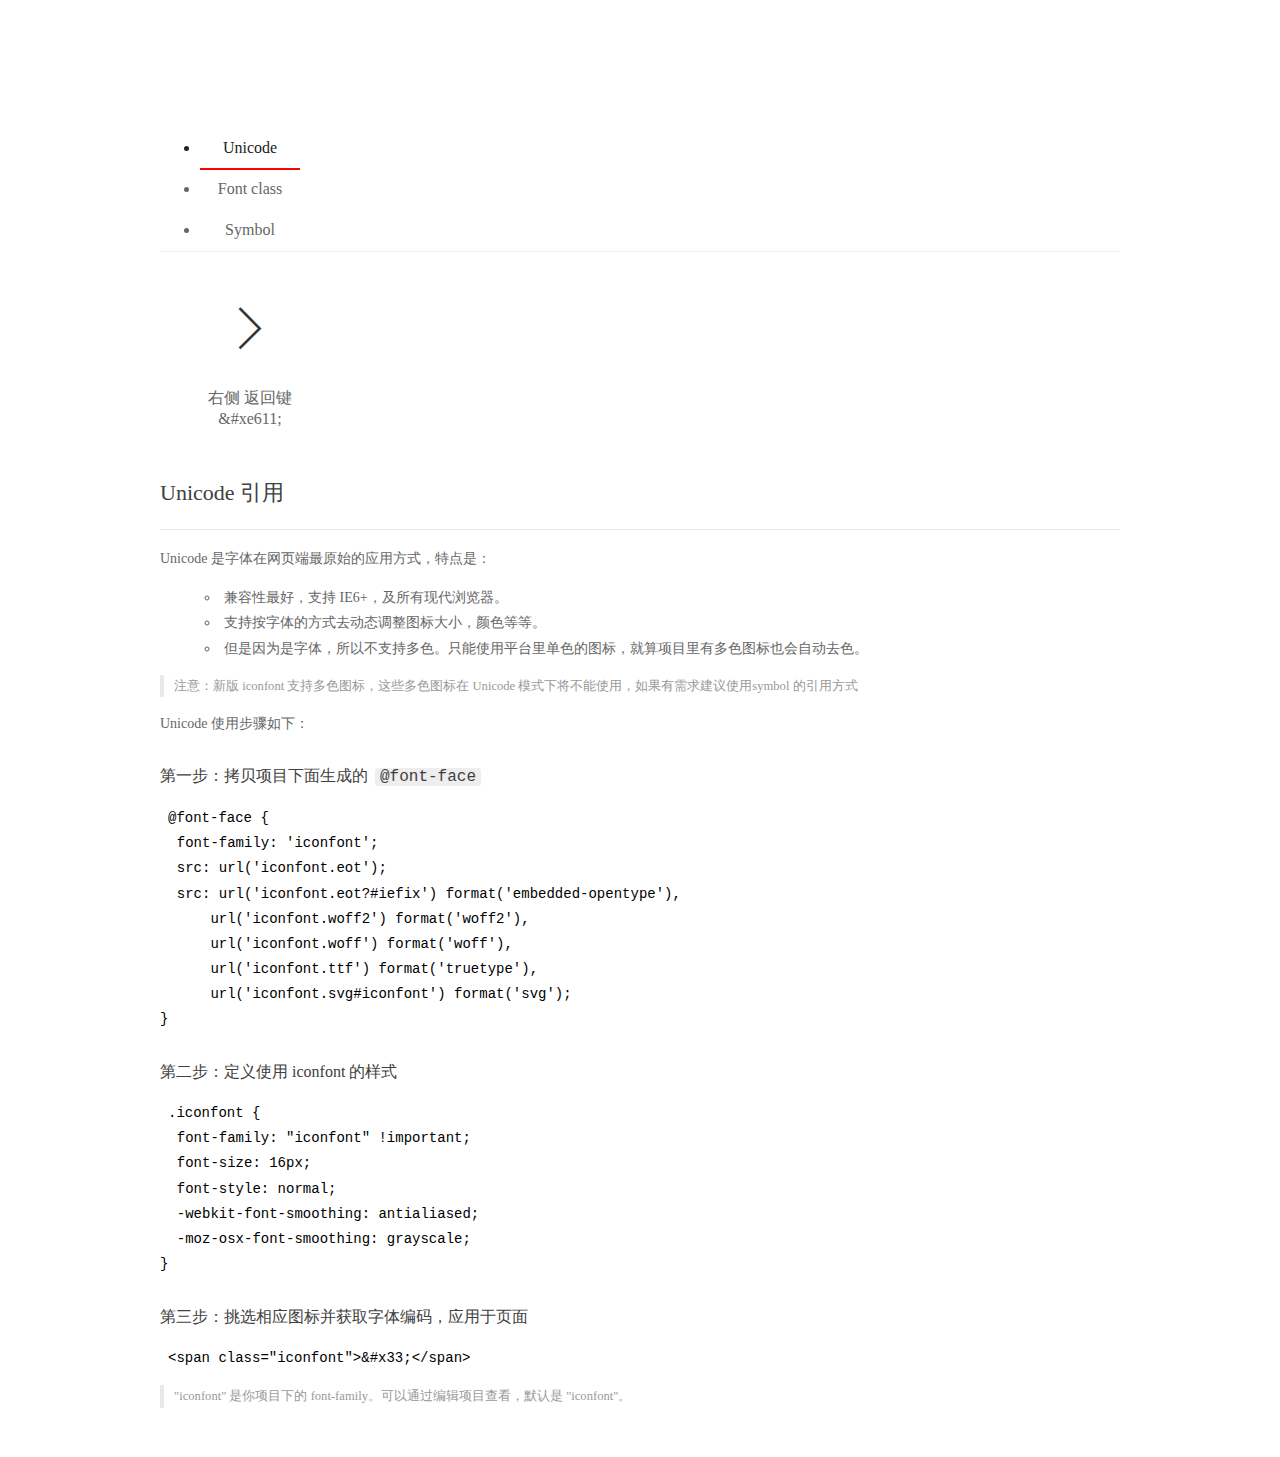
<file: icon/font_p62vgfjxc9l/demo_index.html>
<!DOCTYPE html>
<html>
<head>
  <meta charset="utf-8"/>
  <title>IconFont Demo</title>
  <link rel="shortcut icon" href="https://gtms04.alicdn.com/tps/i4/TB1_oz6GVXXXXaFXpXXJDFnIXXX-64-64.ico" type="image/x-icon"/>
  <link rel="stylesheet" href="https://g.alicdn.com/thx/cube/1.3.2/cube.min.css">
  <link rel="stylesheet" href="demo.css">
  <link rel="stylesheet" href="iconfont.css">
  <script src="iconfont.js"></script>
  <!-- jQuery -->
  <script src="https://a1.alicdn.com/oss/uploads/2018/12/26/7bfddb60-08e8-11e9-9b04-53e73bb6408b.js"></script>
  <!-- 代码高亮 -->
  <script src="https://a1.alicdn.com/oss/uploads/2018/12/26/a3f714d0-08e6-11e9-8a15-ebf944d7534c.js"></script>
</head>
<body>
  <div class="main">
    <h1 class="logo"><a href="https://www.iconfont.cn/" title="iconfont 首页" target="_blank">&#xe86b;</a></h1>
    <div class="nav-tabs">
      <ul id="tabs" class="dib-box">
        <li class="dib active"><span>Unicode</span></li>
        <li class="dib"><span>Font class</span></li>
        <li class="dib"><span>Symbol</span></li>
      </ul>
      
    </div>
    <div class="tab-container">
      <div class="content unicode" style="display: block;">
          <ul class="icon_lists dib-box">
          
            <li class="dib">
              <span class="icon iconfont">&#xe611;</span>
                <div class="name">右侧 返回键</div>
                <div class="code-name">&amp;#xe611;</div>
              </li>
          
          </ul>
          <div class="article markdown">
          <h2 id="unicode-">Unicode 引用</h2>
          <hr>

          <p>Unicode 是字体在网页端最原始的应用方式，特点是：</p>
          <ul>
            <li>兼容性最好，支持 IE6+，及所有现代浏览器。</li>
            <li>支持按字体的方式去动态调整图标大小，颜色等等。</li>
            <li>但是因为是字体，所以不支持多色。只能使用平台里单色的图标，就算项目里有多色图标也会自动去色。</li>
          </ul>
          <blockquote>
            <p>注意：新版 iconfont 支持多色图标，这些多色图标在 Unicode 模式下将不能使用，如果有需求建议使用symbol 的引用方式</p>
          </blockquote>
          <p>Unicode 使用步骤如下：</p>
          <h3 id="-font-face">第一步：拷贝项目下面生成的 <code>@font-face</code></h3>
<pre><code class="language-css"
>@font-face {
  font-family: 'iconfont';
  src: url('iconfont.eot');
  src: url('iconfont.eot?#iefix') format('embedded-opentype'),
      url('iconfont.woff2') format('woff2'),
      url('iconfont.woff') format('woff'),
      url('iconfont.ttf') format('truetype'),
      url('iconfont.svg#iconfont') format('svg');
}
</code></pre>
          <h3 id="-iconfont-">第二步：定义使用 iconfont 的样式</h3>
<pre><code class="language-css"
>.iconfont {
  font-family: "iconfont" !important;
  font-size: 16px;
  font-style: normal;
  -webkit-font-smoothing: antialiased;
  -moz-osx-font-smoothing: grayscale;
}
</code></pre>
          <h3 id="-">第三步：挑选相应图标并获取字体编码，应用于页面</h3>
<pre>
<code class="language-html"
>&lt;span class="iconfont"&gt;&amp;#x33;&lt;/span&gt;
</code></pre>
          <blockquote>
            <p>"iconfont" 是你项目下的 font-family。可以通过编辑项目查看，默认是 "iconfont"。</p>
          </blockquote>
          </div>
      </div>
      <div class="content font-class">
        <ul class="icon_lists dib-box">
          
          <li class="dib">
            <span class="icon iconfont icon-youcefanhuijian"></span>
            <div class="name">
              右侧 返回键
            </div>
            <div class="code-name">.icon-youcefanhuijian
            </div>
          </li>
          
        </ul>
        <div class="article markdown">
        <h2 id="font-class-">font-class 引用</h2>
        <hr>

        <p>font-class 是 Unicode 使用方式的一种变种，主要是解决 Unicode 书写不直观，语意不明确的问题。</p>
        <p>与 Unicode 使用方式相比，具有如下特点：</p>
        <ul>
          <li>兼容性良好，支持 IE8+，及所有现代浏览器。</li>
          <li>相比于 Unicode 语意明确，书写更直观。可以很容易分辨这个 icon 是什么。</li>
          <li>因为使用 class 来定义图标，所以当要替换图标时，只需要修改 class 里面的 Unicode 引用。</li>
          <li>不过因为本质上还是使用的字体，所以多色图标还是不支持的。</li>
        </ul>
        <p>使用步骤如下：</p>
        <h3 id="-fontclass-">第一步：引入项目下面生成的 fontclass 代码：</h3>
<pre><code class="language-html">&lt;link rel="stylesheet" href="./iconfont.css"&gt;
</code></pre>
        <h3 id="-">第二步：挑选相应图标并获取类名，应用于页面：</h3>
<pre><code class="language-html">&lt;span class="iconfont icon-xxx"&gt;&lt;/span&gt;
</code></pre>
        <blockquote>
          <p>"
            iconfont" 是你项目下的 font-family。可以通过编辑项目查看，默认是 "iconfont"。</p>
        </blockquote>
      </div>
      </div>
      <div class="content symbol">
          <ul class="icon_lists dib-box">
          
            <li class="dib">
                <svg class="icon svg-icon" aria-hidden="true">
                  <use xlink:href="#icon-youcefanhuijian"></use>
                </svg>
                <div class="name">右侧 返回键</div>
                <div class="code-name">#icon-youcefanhuijian</div>
            </li>
          
          </ul>
          <div class="article markdown">
          <h2 id="symbol-">Symbol 引用</h2>
          <hr>

          <p>这是一种全新的使用方式，应该说这才是未来的主流，也是平台目前推荐的用法。相关介绍可以参考这篇<a href="">文章</a>
            这种用法其实是做了一个 SVG 的集合，与另外两种相比具有如下特点：</p>
          <ul>
            <li>支持多色图标了，不再受单色限制。</li>
            <li>通过一些技巧，支持像字体那样，通过 <code>font-size</code>, <code>color</code> 来调整样式。</li>
            <li>兼容性较差，支持 IE9+，及现代浏览器。</li>
            <li>浏览器渲染 SVG 的性能一般，还不如 png。</li>
          </ul>
          <p>使用步骤如下：</p>
          <h3 id="-symbol-">第一步：引入项目下面生成的 symbol 代码：</h3>
<pre><code class="language-html">&lt;script src="./iconfont.js"&gt;&lt;/script&gt;
</code></pre>
          <h3 id="-css-">第二步：加入通用 CSS 代码（引入一次就行）：</h3>
<pre><code class="language-html">&lt;style&gt;
.icon {
  width: 1em;
  height: 1em;
  vertical-align: -0.15em;
  fill: currentColor;
  overflow: hidden;
}
&lt;/style&gt;
</code></pre>
          <h3 id="-">第三步：挑选相应图标并获取类名，应用于页面：</h3>
<pre><code class="language-html">&lt;svg class="icon" aria-hidden="true"&gt;
  &lt;use xlink:href="#icon-xxx"&gt;&lt;/use&gt;
&lt;/svg&gt;
</code></pre>
          </div>
      </div>

    </div>
  </div>
  <script>
  $(document).ready(function () {
      $('.tab-container .content:first').show()

      $('#tabs li').click(function (e) {
        var tabContent = $('.tab-container .content')
        var index = $(this).index()

        if ($(this).hasClass('active')) {
          return
        } else {
          $('#tabs li').removeClass('active')
          $(this).addClass('active')

          tabContent.hide().eq(index).fadeIn()
        }
      })
    })
  </script>
</body>
</html>
</file>
<file: icon/font_h6ydstshzeh/iconfont.css>
@font-face {font-family: "iconfont";
  src: url('iconfont.eot?t=1550815949621'); /* IE9 */
  src: url('iconfont.eot?t=1550815949621#iefix') format('embedded-opentype'), /* IE6-IE8 */
  url('[data-uri]') format('woff2'),
  url('iconfont.woff?t=1550815949621') format('woff'),
  url('iconfont.ttf?t=1550815949621') format('truetype'), /* chrome, firefox, opera, Safari, Android, iOS 4.2+ */
  url('iconfont.svg?t=1550815949621#iconfont') format('svg'); /* iOS 4.1- */
}

.iconfont {
  font-family: "iconfont" !important;
  font-size: 16px;
  font-style: normal;
  -webkit-font-smoothing: antialiased;
  -moz-osx-font-smoothing: grayscale;
}

.icon-yinxingyanjing:before {
  content: "\e6bd";
}

.icon-luobu:before {
  content: "\e65d";
}

.icon-nahuo:before {
  content: "\e632";
}

.icon-yonghufankui:before {
  content: "\e616";
}

.icon-yiliaoqixie:before {
  content: "\e642";
}

.icon-biyuntao:before {
  content: "\e504";
}

.icon-shouquan:before {
  content: "\e630";
}

.icon-zheng:before {
  content: "\e605";
}

.icon-jian:before {
  content: "\e606";
}

.icon-mian:before {
  content: "\e607";
}

.icon-shou:before {
  content: "\e608";
}

.icon-jianguan:before {
  content: "\e60f";
}

.icon-yinsi:before {
  content: "\e634";
}

.icon-weibiaoti-:before {
  content: "\e617";
}

.icon-muying:before {
  content: "\e6d7";
}

.icon-xindianzhenduan:before {
  content: "\e6c6";
}

.icon-naozhong:before {
  content: "\e618";
}

.icon-fangdajing:before {
  content: "\e502";
}

.icon-yisheng:before {
  content: "\e646";
}

.icon-xiyao:before {
  content: "\e666";
}

.icon-meizhuanggehu:before {
  content: "\e626";
}

.icon-weixin:before {
  content: "\e885";
}

.icon-shouji:before {
  content: "\e603";
}

.icon-baojian:before {
  content: "\e72e";
}

.icon-ertong:before {
  content: "\e643";
}

.icon-qicheqianlian-1-copy:before {
  content: "\e503";
}

.icon-tijian:before {
  content: "\e960";
}

.icon-fixed_5:before {
  content: "\e509";
}

.icon-Detailed-list:before {
  content: "\e67d";
}
</file>
<file: css/index.css>
*{
	margin: 0;
	padding: 0;
}
a{
	text-decoration: none;
}
li{
	list-style: none;
}
.safe_warm{
	height: 25px;
	color: #d60107;
	border-bottom: 1px solid #ffd5ab;
	background: #ffffc7;
	display: none;
}
.safe_warm_con{
	width: 1200px;
	margin: 0 auto;
	font-size: 12px;
	line-height: 25px;
	text-align: center;
}
.safe_warm a:hover{
	text-decoration: underline;
}
.close_con{
	float: right;
	cursor: pointer;
}
.head{
	height: 168px;
	background: url(../img/2DCodenew2.jpg) no-repeat 1111px 61px;
}
.nav_bg{
	height:36px;
	border-bottom: 1px solid #e9e9e9;
	background: #f1f1f1;
}
.nav{
	margin: 0 auto;
	width: 1200px;
	height: 36px;
	font-size: 12px;
	line-height: 36px;
	color: #5e5e5e;
}

.nav_l li{
	float: left;
	margin-left: 10px;
}
.nav_r{
	float: right;
}
.nav_r li{
	float: left;
	border-right: 1px solid #cecece;
	line-height: 12px;
	margin-top: 12px;
	padding:0 10px;
}
.nav_r li:last-child{
	border: 0;
}
.nav_r .login{
	color: red;
	margin-right: 4px;
}

.nav_r li a{
	color: #5E5E5E;
}
.nav_r li a:hover{
	color: blue;
	text-decoration: underline;
}
.wrap_head{
	width: 1190px;
	height: 121px;
	margin: 0 auto;
}
.wrap_logo{
	float: left;
	padding-top: 26px;
	width: 180px;
	height: 87px;
	margin-right: 105px;
}
.wrap_search{
	float: left;
	width: 778px;
	height: 106px;
}
.search_form input{
	display: block;
	float: left;
	outline: 0;
	border:1px solid #c7a774;
	
}
.txt{
	
	width: 435px;
	height: 46px;
	padding: 0 5px 0 9px;
}
.btn{
	margin-left: -1px;
	width: 82px;
	height: 48px;
	background: url(../img/fd.png) no-repeat center center;
	background-color: #fff;
	cursor: pointer;
}
.search_form{
	margin-top: 30px;
	display: block;
	width: 550px;
	height: 46px;
}

.hotkey{

	height: 16px;
	margin-top: 10px;
}
.hotkey li{
	margin-right: 16px;
	float: left;
	display: block;
	font-size: 12px;
}
.hotkey li a:hover{
	color: red;
	text-decoration: underline;
}
.hotkey li:first-child a{
	color: red;
}

.headnav{
	height: 46px;
	width: 100%;
	border-bottom: 2px solid #d2b994;
}
.headnavmain{
	width: 1200px;
	height: 38px;
	margin: 0 auto;
}
.headnavmain .more{
	display: block;
	width: 180px;
	height: 48px;
	background: #19323a;
	font-weight: 700;
	color: #fff;
	text-indent: 12px;
	font-size: 15px;
	float:left;
	position: absolute;
}
.headnavmain a:hover{
	text-decoration: underline;
}

.headnavmain .sqnav{
	
	
	float:left;
	padding-left: 180px;
	width: 1160px;
	height: 46px;
}
.headnavmain .sqnav li{
	float: left;
	padding: 0 16px;
	line-height: 46px;
}
.headnavmain .sqnav li a{
	
	color: #505050;
	text-decoration: none;
}
.headnavmain .sqnav li .navred{
	color: red;
}
.headnavmain .sqnav li a:not(.navred):hover{
	color: blue;
	text-decoration: none;
}
.main_top{
	width: 1200px;
	height: 400px;
	margin: 0 auto;
	position: relative
}
.main_top .boxnav{
	/* position: absolute; */
	width: 180px;
	height: 400px;
	background: #314349;
	float: left;
}
.main_top .boxnav li{
	height: 40px;
	width: 180px;
	text-align: left;
	line-height: 40px;
	color: #fff;
	font-size: 15px;
	cursor: pointer;
	position: relative;
	padding-left: 20px
}
.main_top .boxnav li:hover{
	background: #fff;
	color: #314349;
}
.banner{
	width: 750px;
	height: 400px;
	float: left;
	position: relative;
	overflow: hidden;
}
.bannerlist{
	position: absolute;
	width: 4500px;
	height: 400px;
	
}
.banner .bannerlist li{
	float: left;
	
}
.bannerlist li img{
	width: 750px;
	height: 400px;
}

.nums{
	 position: absolute; 
	left: 230px;
	bottom: 20px;
}

.nums li{
	float: left;
	margin: 10px;
	width: 20px;
	height: 20px;
	border-radius: 50%;
	background: gray;
	opacity: 0.6;
	text-align: center;
	line-height: 20px;
	cursor: pointer;
}
.nums .active{
	background: red;
	opacity: 0.6;
}

.lists{
	width: 750px;
	height: 400px;
	background: red;
	position: absolute;
}


.main_r{
	overflow: hidden;
	float: left;
	width: 260px;
	height: 399px;
	border-right: 1px solid #d2b994;
	border-bottom: 1px solid #d2b994
}
.dc_ol{
	height: 33px;
	color: #5E5E5E;
	text-align: center;
}
.dc_ol p{
	display: inline-block;
	font-size: 15px;
	color: #5e5e5e;
	margin-right: 20px;
	cursor: pointer;
	margin-top: 10px;
}
.right_list{
	height: 133px;
}
.yswz_list{
	width: 260px;
	position: absolute;
	height: 133px;
	display: none;
	padding-left: 23px;
}
.yswz_list span{
	text-align: center;
	float: left;
	color: #666;
	font-size: 14px;
	margin-left: 25px;
	margin-top: 30px;
	cursor: pointer;
}
.icon-xindianzhenduan:hover{
	color: #202020
}
.yswz_list .icon-ertong:hover{
	color: #202020

}
.icon-xindianzhenduan{
	font-size: 50px;
	color: #cecece
}
.icon-ertong{
	font-size: 	50px;
	color: #cecece

}
.zxzx_list{
	width: 260px;
	position: absolute;
	height: 133px;
	padding-left: 23px;
	margin-top: 10px
}
.zxzx_list a{
	display: block;
	float: left;
	color: #707070;
	line-height: 25px;
	font-size: 13px;
	width: 72px;
	height: 25px;
	background: url(../img/classright.png) no-repeat 60px center
}
.zxzx_list a:hover{
	text-decoration: underline;
}

.main_r .special{
	color: #c7a774;
	border-bottom: 1px solid #c7a774
}
.server_banner{
	text-align: center
}
.zxzx_list p{
	font-size: 12px;
	color: #c7a774;
	margin-top: 5px
}
.zxzx_list i{
	font-size: 36px;
	color: #c7a774
}
.zxzx_list span{
	cursor: pointer;
	position: relative;
	margin-top: 15px;
	text-align: center;
	float: left;
	margin-right: 10px
}
.zxzx_list i{
	position: relative
}
.yswz_list li{
	font-size: 14px;
	margin-left: -10px;
	width:230px;
	white-space: nowrap;
	overflow: hidden;
	text-overflow: ellipsis;
	height: 30px;
	line-height: 30px;
}
.yswz_list a{
	color: #707077;
}

.xsqg{
	width: 1200px;
	height: 150px;
	margin: 10px auto;
}
.clock{
	width: 182px;
	height: 150px;
	 float: left; 
	 position: relative;
}
.clock img{
	width: 182px;
	height: 150px;
	position: absolute
}
.clock span{
	margin: 0 auto;
	text-align: center
}
.clock p{
	position: relative;
	top: 105px;
	color: white;
}
.clock p:first-child{
	font-size: 18px
}
.qgsp{
	float: left;
	width: 252px;
	height: 150px;
}
.mxld{
	width: 1200px;
	height: 90px;
	margin: 0 auto;
}
.f1{
	width: 1200px;
	height: 487px;
	margin: 0 auto;
	border-top: 2px solid #92c4ff;
	margin-top: 30px;
}
.f_left{
	width: 180px;
	height: 485px;
	float: left;
}
.biaoti{
	width: 160px;
	height: 85px;
	padding-left: 20px;
	background: #92c4ff;
	color: #fff;
	font-size: 20px;
	line-height: 85px;
}
.f_left li{
	width: 89px;
	height: 49px;
	text-align: center;
	line-height: 50px;
	font-size: 14px;
	float: left;
	border: 1px solid #F3F3F3;
    border-left: none;
	border-top: none;
}
.f_left li a{
	color: #5E5E5E
}
.f_right{
	width: 1020px;
	height: 485px;
	float: left
}
.f_r_top img{
	display: block;
	float: left;
	
}
.f_r_top img:hover{
	-webkit-filter: brightness(1.1);
	filter: brightness(1.1);	
}

.f_r_bottom li{
	width: 200px;
	height: 200px;
	float: left;
	border: 1px solid #F3F3F3;
	border-left: none;
	border-top: none;
	text-align: center
}

.f_r_bottom li a{
	margin-top: 20px;
	display: block
}
.f_r_bottom li a{
	color: #333;
}
.f_r_bottom img:hover{
	-webkit-filter: brightness(1.1);
	filter: brightness(1.1);	
}
.f_r_bottom li a:hover{
	color: red;
	text-decoration: underline
}
.f_r_bottom li p{
	color: red
}

.f2{
	border-top: 2px solid #ffa27a;
}
.biaoti2{
	background-color: #ffa27a
}
.tg{
	height: 170px;
	margin: 0 auto;
	margin-top: 20px;
	
}
.wrap_tg{
	margin: 0 auto;
	height: 170px;
	width: 1200px;
	border: 1px solid #E6E6E6;
}
.tg_top{
	width: 1200px;
	height: 34px;
	background: #F8F8F8;
    border-bottom: 1px solid #E6E6E6;
}
.tg_top li{
	float: left;
	width: 179px;
	height: 34px;
	text-align: center;
	line-height: 34px;
	border-right: 1px solid #E6E6E6;
	font-size: 12px;
	color: #5e5e5e;
	cursor: pointer;
}
.tg_top_active{
	margin-top: 1px;
	font-weight: 900;
	background: white;
}
.ppqj{	
	display: block
}
.ppqj img{
		width: 1200px;
}
.yqlj a{
	color: #666;
	font-size: 12px;
}
.yqlj a:hover{
	text-decoration: underline
}
.yqlj li{
	width: 128px;
	height: 26px;
	float: left;
	
}
.yqlj ul{
	margin-left: 20px;
	width: 1200px;
	height: 136px;
}
.yqlj{
	width: 1200px;
	display: none;
}


.wrapflog{
	height: 180px;
	margin-top: 80px;
	margin-bottom: 50px;
	background: #f0f0f0
}
.flog{
	width: 1300px;
	height: 168px;
	margin: 0 auto
}
.flog span{
	margin-top: 35px;
	text-align: center;
	float: left;
	margin-left: 52px;
	position: relative
}
.flog span p{
	color: #5e5e5e
}
.flog span i{
	font-size: 70px;
	color: #ffa27a
}
.app_part{
	height: 148px;

}
.app_part_con{
	height: 148px;
	width: 1200px;
	margin: 0 auto
}
.app_part_con li{
	width: 343px;
	height: 108px;
	background: #f0f0f0;
	color: #5e5e5e;
	float: left;
	margin-right: 17px;
	padding: 20px 0 20px 40px
}
.app_part_con img{
	float: left
}

.app_part_con div{
	float: left;
	margin-left: 20px
}
.app_part_con div h2{
	font-size: 20px;
    color: #c7a774;
    font-weight: 400;
}
.app_part_con div p{
	font-size: 12px;
	color: #707070;
	line-height: 20px;
	margin-top: 5px
	
}


.wrap_foot_nav{
	height: 220px;
}
.foot_nav{
	width: 1200px;
	height: 220px;
	margin: 0 auto;
}
.foot_nav dl{
	margin-top: 28px;
	float: left;
	width: 140px
}
.foot_nav dl:first-child{
	margin-left: 50px
}
.foot_nav dt{
	padding-bottom: 10px;
    font-weight: 700;
    font-size: 16px;
    color: #5e5e5e;

}
.foot_nav dd a{
	font-size: 12px;
	color: #999;
	height: 24px;
    line-height: 24px;
    margin: 0;
    padding: 0;
    text-overflow: ellipsis;
    white-space: nowrap;
    overflow: hidden;
}
.connect{
	width: 220px;
	height: 100px;
	border-left: 1px solid #eee;
	float:left;
	margin-top: 28px;
	text-align: center
}
.connect p:first-child{
	color: #c7a774;
	font-size: 18px;
	font-weight: 700
}
.connect p:last-child{
	color: #999;
    line-height: 18px;
	padding-top: 8px;
	font-size: 12px
}
.footbox{
	width: 1200px;
	height: 118px;
	margin: 0 auto;
	text-align: center
}
.footbox a{
	margin: 0 4px;
	color: #5e5e5e;
	font-size: 12px;
}
.footer{
	font-size: 12px;
	text-align: center
}
.footmean{
	overflow: hidden;
	cursor: pointer;
	width: 52px;
	height: 310px;
	position: fixed;
	right: 28px;
	bottom: 10px;
	z-index: 100;
	background: red;
	background: url(../img/common_sprite.png) 346px -568px
}
.footmean img{
	display: block;
	width: 52px;
	cursor: pointer;
}
.footmean a{
	overflow: hidden;
	display: block;
	width: 51px;
	height: 51px;
}
.floor{
	width: 52px;
	height: 523px;
	border: 1px solid #eee;
	border-top: none;
	position: fixed;
	left: 80px;
	top:80px;
	z-index: 100;
	background: white;
	display: none;
}

.floor li{
	cursor: pointer;
	border-top: 1px solid #eee;
	font-size: 12px;
	text-align: center;
	width: 51PX;
	height: 51px;
	position: relative;

}
.floor span{
	padding-top: 12px;
	width: 52px;
	height: 40px;
	font-size: 12px;
	position: absolute;
	background: red;
	left: 0;
	top: 0;
	display: none
}
.floor .floor_li_active{
	display: block
}
</file>
<file: css/login.css>
*{
    margin: 0;
    padding: 0
}
.top{
    margin: 0 auto;
    width: 990px;
    height: 98px;
}
.main{
    width: 990px;
    height: 464px;
    border: #e6e6e6 1px solid;
    border-top: #0083ce 2px solid;
    box-shadow: -1px 1px 10px #EFEFEF, -1px 10px 10px #EFEFEF;
    margin: 0 auto;
    background: url(../img/l_bg_02.png) no-repeat
}


.main_r{
    width: 430px;
    min-height: 335px;
    float: right;
    position: relative
}
.loginway{
    width: 430px;
    height: 50px;
    border-bottom: 1px solid #e2e2e2;
}
.loginway div{
    float: left;
    width: 214px;
    height: 24px;
    line-height:24px;
    font-size: 14px;
    margin-top: 13px;
    text-align: center;
    color: #5e5e5e;
}
.loginway div p{
    width: 154px;
    height: 34px;
    margin: 0 auto;
    cursor: pointer;
}
.loginway div:first-child{
    border-right: 1px solid #e5e5e5
}
.active{
    border-bottom: #0083ce 2px solid;
    color: #0083ce
}
.zc{
    margin: 0 auto;
    width: 368px;
    height: 20px;
    margin-top: 13px;
    margin-bottom: 13px;
    font-size: 16px;

}
.zc span{
    margin-top: 5px;
    font-size: 12px;
    float: right;
}
form{
    width: 368px;
    height: 368px;
    margin: 0 auto;
    position: absolute;
    left: 30px
}
form:last-of-type{
    display: none
}
form div input{
    display: block;
    width: 286px;
    height: 26px;
    padding: 6px 12px 6px 40px;
    font-size: 14px;
    line-height: 1.428571429;
    vertical-align: middle;
    background-color: transparent;
    border: 1px solid #e6e6e6;
    background: url(../img/regest.png) no-repeat 8px -114px
}
input:focus{
    outline: #0083ce 1px solid 
}
form div{
    width: 340px;
    height: 68px;
}
form div a{
    float: right;
    font-size: 12px;
    color: #5e5e5e;
    text-decoration: none
}
form div:last-child input{
    background: url(../img/regest.png) no-repeat 8px -148px
}
form article:first-of-type{
    width: 340px;
    height: 60px;
}
form article:first-of-type input:first-of-type{
    width: 174px;
    height: 40px;
   
    padding-left: 10px;
}
form article:last-of-type span{
    display: block;
    
   font-size: 12px
}
form article:last-of-type input:last-child{
    width: 326px;
    height: 39px;
    background: #0083ce;
    font-size: 18px;
    color: white;
    border: none;
    cursor: pointer;
}
</file>
<file: icon/font_h6ydstshzeh/demo.css>
/* Logo 字体 */
@font-face {
  font-family: "iconfont logo";
  src: url('https://at.alicdn.com/t/font_985780_km7mi63cihi.eot?t=1545807318834');
  src: url('https://at.alicdn.com/t/font_985780_km7mi63cihi.eot?t=1545807318834#iefix') format('embedded-opentype'),
    url('https://at.alicdn.com/t/font_985780_km7mi63cihi.woff?t=1545807318834') format('woff'),
    url('https://at.alicdn.com/t/font_985780_km7mi63cihi.ttf?t=1545807318834') format('truetype'),
    url('https://at.alicdn.com/t/font_985780_km7mi63cihi.svg?t=1545807318834#iconfont') format('svg');
}

.logo {
  font-family: "iconfont logo";
  font-size: 160px;
  font-style: normal;
  -webkit-font-smoothing: antialiased;
  -moz-osx-font-smoothing: grayscale;
}

/* tabs */
.nav-tabs {
  position: relative;
}

.nav-tabs .nav-more {
  position: absolute;
  right: 0;
  bottom: 0;
  height: 42px;
  line-height: 42px;
  color: #666;
}

#tabs {
  border-bottom: 1px solid #eee;
}

#tabs li {
  cursor: pointer;
  width: 100px;
  height: 40px;
  line-height: 40px;
  text-align: center;
  font-size: 16px;
  border-bottom: 2px solid transparent;
  position: relative;
  z-index: 1;
  margin-bottom: -1px;
  color: #666;
}


#tabs .active {
  border-bottom-color: #f00;
  color: #222;
}

.tab-container .content {
  display: none;
}

/* 页面布局 */
.main {
  padding: 30px 100px;
  width: 960px;
  margin: 0 auto;
}

.main .logo {
  color: #333;
  text-align: left;
  margin-bottom: 30px;
  line-height: 1;
  height: 110px;
  margin-top: -50px;
  overflow: hidden;
  *zoom: 1;
}

.main .logo a {
  font-size: 160px;
  color: #333;
}

.helps {
  margin-top: 40px;
}

.helps pre {
  padding: 20px;
  margin: 10px 0;
  border: solid 1px #e7e1cd;
  background-color: #fffdef;
  overflow: auto;
}

.icon_lists {
  width: 100% !important;
  overflow: hidden;
  *zoom: 1;
}

.icon_lists li {
  width: 100px;
  margin-bottom: 10px;
  margin-right: 20px;
  text-align: center;
  list-style: none !important;
  cursor: default;
}

.icon_lists li .code-name {
  line-height: 1.2;
}

.icon_lists .icon {
  display: block;
  height: 100px;
  line-height: 100px;
  font-size: 42px;
  margin: 10px auto;
  color: #333;
  -webkit-transition: font-size 0.25s linear, width 0.25s linear;
  -moz-transition: font-size 0.25s linear, width 0.25s linear;
  transition: font-size 0.25s linear, width 0.25s linear;
}

.icon_lists .icon:hover {
  font-size: 100px;
}

.icon_lists .svg-icon {
  /* 通过设置 font-size 来改变图标大小 */
  width: 1em;
  /* 图标和文字相邻时，垂直对齐 */
  vertical-align: -0.15em;
  /* 通过设置 color 来改变 SVG 的颜色/fill */
  fill: currentColor;
  /* path 和 stroke 溢出 viewBox 部分在 IE 下会显示
      normalize.css 中也包含这行 */
  overflow: hidden;
}

.icon_lists li .name,
.icon_lists li .code-name {
  color: #666;
}

/* markdown 样式 */
.markdown {
  color: #666;
  font-size: 14px;
  line-height: 1.8;
}

.highlight {
  line-height: 1.5;
}

.markdown img {
  vertical-align: middle;
  max-width: 100%;
}

.markdown h1 {
  color: #404040;
  font-weight: 500;
  line-height: 40px;
  margin-bottom: 24px;
}

.markdown h2,
.markdown h3,
.markdown h4,
.markdown h5,
.markdown h6 {
  color: #404040;
  margin: 1.6em 0 0.6em 0;
  font-weight: 500;
  clear: both;
}

.markdown h1 {
  font-size: 28px;
}

.markdown h2 {
  font-size: 22px;
}

.markdown h3 {
  font-size: 16px;
}

.markdown h4 {
  font-size: 14px;
}

.markdown h5 {
  font-size: 12px;
}

.markdown h6 {
  font-size: 12px;
}

.markdown hr {
  height: 1px;
  border: 0;
  background: #e9e9e9;
  margin: 16px 0;
  clear: both;
}

.markdown p {
  margin: 1em 0;
}

.markdown>p,
.markdown>blockquote,
.markdown>.highlight,
.markdown>ol,
.markdown>ul {
  width: 80%;
}

.markdown ul>li {
  list-style: circle;
}

.markdown>ul li,
.markdown blockquote ul>li {
  margin-left: 20px;
  padding-left: 4px;
}

.markdown>ul li p,
.markdown>ol li p {
  margin: 0.6em 0;
}

.markdown ol>li {
  list-style: decimal;
}

.markdown>ol li,
.markdown blockquote ol>li {
  margin-left: 20px;
  padding-left: 4px;
}

.markdown code {
  margin: 0 3px;
  padding: 0 5px;
  background: #eee;
  border-radius: 3px;
}

.markdown strong,
.markdown b {
  font-weight: 600;
}

.markdown>table {
  border-collapse: collapse;
  border-spacing: 0px;
  empty-cells: show;
  border: 1px solid #e9e9e9;
  width: 95%;
  margin-bottom: 24px;
}

.markdown>table th {
  white-space: nowrap;
  color: #333;
  font-weight: 600;
}

.markdown>table th,
.markdown>table td {
  border: 1px solid #e9e9e9;
  padding: 8px 16px;
  text-align: left;
}

.markdown>table th {
  background: #F7F7F7;
}

.markdown blockquote {
  font-size: 90%;
  color: #999;
  border-left: 4px solid #e9e9e9;
  padding-left: 0.8em;
  margin: 1em 0;
}

.markdown blockquote p {
  margin: 0;
}

.markdown .anchor {
  opacity: 0;
  transition: opacity 0.3s ease;
  margin-left: 8px;
}

.markdown .waiting {
  color: #ccc;
}

.markdown h1:hover .anchor,
.markdown h2:hover .anchor,
.markdown h3:hover .anchor,
.markdown h4:hover .anchor,
.markdown h5:hover .anchor,
.markdown h6:hover .anchor {
  opacity: 1;
  display: inline-block;
}

.markdown>br,
.markdown>p>br {
  clear: both;
}


.hljs {
  display: block;
  background: white;
  padding: 0.5em;
  color: #333333;
  overflow-x: auto;
}

.hljs-comment,
.hljs-meta {
  color: #969896;
}

.hljs-string,
.hljs-variable,
.hljs-template-variable,
.hljs-strong,
.hljs-emphasis,
.hljs-quote {
  color: #df5000;
}

.hljs-keyword,
.hljs-selector-tag,
.hljs-type {
  color: #a71d5d;
}

.hljs-literal,
.hljs-symbol,
.hljs-bullet,
.hljs-attribute {
  color: #0086b3;
}

.hljs-section,
.hljs-name {
  color: #63a35c;
}

.hljs-tag {
  color: #333333;
}

.hljs-title,
.hljs-attr,
.hljs-selector-id,
.hljs-selector-class,
.hljs-selector-attr,
.hljs-selector-pseudo {
  color: #795da3;
}

.hljs-addition {
  color: #55a532;
  background-color: #eaffea;
}

.hljs-deletion {
  color: #bd2c00;
  background-color: #ffecec;
}

.hljs-link {
  text-decoration: underline;
}

/* 代码高亮 */
/* PrismJS 1.15.0
https://prismjs.com/download.html#themes=prism&languages=markup+css+clike+javascript */
/**
 * prism.js default theme for JavaScript, CSS and HTML
 * Based on dabblet (http://dabblet.com)
 * @author Lea Verou
 */
code[class*="language-"],
pre[class*="language-"] {
  color: black;
  background: none;
  text-shadow: 0 1px white;
  font-family: Consolas, Monaco, 'Andale Mono', 'Ubuntu Mono', monospace;
  text-align: left;
  white-space: pre;
  word-spacing: normal;
  word-break: normal;
  word-wrap: normal;
  line-height: 1.5;

  -moz-tab-size: 4;
  -o-tab-size: 4;
  tab-size: 4;

  -webkit-hyphens: none;
  -moz-hyphens: none;
  -ms-hyphens: none;
  hyphens: none;
}

pre[class*="language-"]::-moz-selection,
pre[class*="language-"] ::-moz-selection,
code[class*="language-"]::-moz-selection,
code[class*="language-"] ::-moz-selection {
  text-shadow: none;
  background: #b3d4fc;
}

pre[class*="language-"]::selection,
pre[class*="language-"] ::selection,
code[class*="language-"]::selection,
code[class*="language-"] ::selection {
  text-shadow: none;
  background: #b3d4fc;
}

@media print {

  code[class*="language-"],
  pre[class*="language-"] {
    text-shadow: none;
  }
}

/* Code blocks */
pre[class*="language-"] {
  padding: 1em;
  margin: .5em 0;
  overflow: auto;
}

:not(pre)>code[class*="language-"],
pre[class*="language-"] {
  background: #f5f2f0;
}

/* Inline code */
:not(pre)>code[class*="language-"] {
  padding: .1em;
  border-radius: .3em;
  white-space: normal;
}

.token.comment,
.token.prolog,
.token.doctype,
.token.cdata {
  color: slategray;
}

.token.punctuation {
  color: #999;
}

.namespace {
  opacity: .7;
}

.token.property,
.token.tag,
.token.boolean,
.token.number,
.token.constant,
.token.symbol,
.token.deleted {
  color: #905;
}

.token.selector,
.token.attr-name,
.token.string,
.token.char,
.token.builtin,
.token.inserted {
  color: #690;
}

.token.operator,
.token.entity,
.token.url,
.language-css .token.string,
.style .token.string {
  color: #9a6e3a;
  background: hsla(0, 0%, 100%, .5);
}

.token.atrule,
.token.attr-value,
.token.keyword {
  color: #07a;
}

.token.function,
.token.class-name {
  color: #DD4A68;
}

.token.regex,
.token.important,
.token.variable {
  color: #e90;
}

.token.important,
.token.bold {
  font-weight: bold;
}

.token.italic {
  font-style: italic;
}

.token.entity {
  cursor: help;
}
</file>
<file: icon/font_p62vgfjxc9l/demo.css>
/* Logo 字体 */
@font-face {
  font-family: "iconfont logo";
  src: url('https://at.alicdn.com/t/font_985780_km7mi63cihi.eot?t=1545807318834');
  src: url('https://at.alicdn.com/t/font_985780_km7mi63cihi.eot?t=1545807318834#iefix') format('embedded-opentype'),
    url('https://at.alicdn.com/t/font_985780_km7mi63cihi.woff?t=1545807318834') format('woff'),
    url('https://at.alicdn.com/t/font_985780_km7mi63cihi.ttf?t=1545807318834') format('truetype'),
    url('https://at.alicdn.com/t/font_985780_km7mi63cihi.svg?t=1545807318834#iconfont') format('svg');
}

.logo {
  font-family: "iconfont logo";
  font-size: 160px;
  font-style: normal;
  -webkit-font-smoothing: antialiased;
  -moz-osx-font-smoothing: grayscale;
}

/* tabs */
.nav-tabs {
  position: relative;
}

.nav-tabs .nav-more {
  position: absolute;
  right: 0;
  bottom: 0;
  height: 42px;
  line-height: 42px;
  color: #666;
}

#tabs {
  border-bottom: 1px solid #eee;
}

#tabs li {
  cursor: pointer;
  width: 100px;
  height: 40px;
  line-height: 40px;
  text-align: center;
  font-size: 16px;
  border-bottom: 2px solid transparent;
  position: relative;
  z-index: 1;
  margin-bottom: -1px;
  color: #666;
}


#tabs .active {
  border-bottom-color: #f00;
  color: #222;
}

.tab-container .content {
  display: none;
}

/* 页面布局 */
.main {
  padding: 30px 100px;
  width: 960px;
  margin: 0 auto;
}

.main .logo {
  color: #333;
  text-align: left;
  margin-bottom: 30px;
  line-height: 1;
  height: 110px;
  margin-top: -50px;
  overflow: hidden;
  *zoom: 1;
}

.main .logo a {
  font-size: 160px;
  color: #333;
}

.helps {
  margin-top: 40px;
}

.helps pre {
  padding: 20px;
  margin: 10px 0;
  border: solid 1px #e7e1cd;
  background-color: #fffdef;
  overflow: auto;
}

.icon_lists {
  width: 100% !important;
  overflow: hidden;
  *zoom: 1;
}

.icon_lists li {
  width: 100px;
  margin-bottom: 10px;
  margin-right: 20px;
  text-align: center;
  list-style: none !important;
  cursor: default;
}

.icon_lists li .code-name {
  line-height: 1.2;
}

.icon_lists .icon {
  display: block;
  height: 100px;
  line-height: 100px;
  font-size: 42px;
  margin: 10px auto;
  color: #333;
  -webkit-transition: font-size 0.25s linear, width 0.25s linear;
  -moz-transition: font-size 0.25s linear, width 0.25s linear;
  transition: font-size 0.25s linear, width 0.25s linear;
}

.icon_lists .icon:hover {
  font-size: 100px;
}

.icon_lists .svg-icon {
  /* 通过设置 font-size 来改变图标大小 */
  width: 1em;
  /* 图标和文字相邻时，垂直对齐 */
  vertical-align: -0.15em;
  /* 通过设置 color 来改变 SVG 的颜色/fill */
  fill: currentColor;
  /* path 和 stroke 溢出 viewBox 部分在 IE 下会显示
      normalize.css 中也包含这行 */
  overflow: hidden;
}

.icon_lists li .name,
.icon_lists li .code-name {
  color: #666;
}

/* markdown 样式 */
.markdown {
  color: #666;
  font-size: 14px;
  line-height: 1.8;
}

.highlight {
  line-height: 1.5;
}

.markdown img {
  vertical-align: middle;
  max-width: 100%;
}

.markdown h1 {
  color: #404040;
  font-weight: 500;
  line-height: 40px;
  margin-bottom: 24px;
}

.markdown h2,
.markdown h3,
.markdown h4,
.markdown h5,
.markdown h6 {
  color: #404040;
  margin: 1.6em 0 0.6em 0;
  font-weight: 500;
  clear: both;
}

.markdown h1 {
  font-size: 28px;
}

.markdown h2 {
  font-size: 22px;
}

.markdown h3 {
  font-size: 16px;
}

.markdown h4 {
  font-size: 14px;
}

.markdown h5 {
  font-size: 12px;
}

.markdown h6 {
  font-size: 12px;
}

.markdown hr {
  height: 1px;
  border: 0;
  background: #e9e9e9;
  margin: 16px 0;
  clear: both;
}

.markdown p {
  margin: 1em 0;
}

.markdown>p,
.markdown>blockquote,
.markdown>.highlight,
.markdown>ol,
.markdown>ul {
  width: 80%;
}

.markdown ul>li {
  list-style: circle;
}

.markdown>ul li,
.markdown blockquote ul>li {
  margin-left: 20px;
  padding-left: 4px;
}

.markdown>ul li p,
.markdown>ol li p {
  margin: 0.6em 0;
}

.markdown ol>li {
  list-style: decimal;
}

.markdown>ol li,
.markdown blockquote ol>li {
  margin-left: 20px;
  padding-left: 4px;
}

.markdown code {
  margin: 0 3px;
  padding: 0 5px;
  background: #eee;
  border-radius: 3px;
}

.markdown strong,
.markdown b {
  font-weight: 600;
}

.markdown>table {
  border-collapse: collapse;
  border-spacing: 0px;
  empty-cells: show;
  border: 1px solid #e9e9e9;
  width: 95%;
  margin-bottom: 24px;
}

.markdown>table th {
  white-space: nowrap;
  color: #333;
  font-weight: 600;
}

.markdown>table th,
.markdown>table td {
  border: 1px solid #e9e9e9;
  padding: 8px 16px;
  text-align: left;
}

.markdown>table th {
  background: #F7F7F7;
}

.markdown blockquote {
  font-size: 90%;
  color: #999;
  border-left: 4px solid #e9e9e9;
  padding-left: 0.8em;
  margin: 1em 0;
}

.markdown blockquote p {
  margin: 0;
}

.markdown .anchor {
  opacity: 0;
  transition: opacity 0.3s ease;
  margin-left: 8px;
}

.markdown .waiting {
  color: #ccc;
}

.markdown h1:hover .anchor,
.markdown h2:hover .anchor,
.markdown h3:hover .anchor,
.markdown h4:hover .anchor,
.markdown h5:hover .anchor,
.markdown h6:hover .anchor {
  opacity: 1;
  display: inline-block;
}

.markdown>br,
.markdown>p>br {
  clear: both;
}


.hljs {
  display: block;
  background: white;
  padding: 0.5em;
  color: #333333;
  overflow-x: auto;
}

.hljs-comment,
.hljs-meta {
  color: #969896;
}

.hljs-string,
.hljs-variable,
.hljs-template-variable,
.hljs-strong,
.hljs-emphasis,
.hljs-quote {
  color: #df5000;
}

.hljs-keyword,
.hljs-selector-tag,
.hljs-type {
  color: #a71d5d;
}

.hljs-literal,
.hljs-symbol,
.hljs-bullet,
.hljs-attribute {
  color: #0086b3;
}

.hljs-section,
.hljs-name {
  color: #63a35c;
}

.hljs-tag {
  color: #333333;
}

.hljs-title,
.hljs-attr,
.hljs-selector-id,
.hljs-selector-class,
.hljs-selector-attr,
.hljs-selector-pseudo {
  color: #795da3;
}

.hljs-addition {
  color: #55a532;
  background-color: #eaffea;
}

.hljs-deletion {
  color: #bd2c00;
  background-color: #ffecec;
}

.hljs-link {
  text-decoration: underline;
}

/* 代码高亮 */
/* PrismJS 1.15.0
https://prismjs.com/download.html#themes=prism&languages=markup+css+clike+javascript */
/**
 * prism.js default theme for JavaScript, CSS and HTML
 * Based on dabblet (http://dabblet.com)
 * @author Lea Verou
 */
code[class*="language-"],
pre[class*="language-"] {
  color: black;
  background: none;
  text-shadow: 0 1px white;
  font-family: Consolas, Monaco, 'Andale Mono', 'Ubuntu Mono', monospace;
  text-align: left;
  white-space: pre;
  word-spacing: normal;
  word-break: normal;
  word-wrap: normal;
  line-height: 1.5;

  -moz-tab-size: 4;
  -o-tab-size: 4;
  tab-size: 4;

  -webkit-hyphens: none;
  -moz-hyphens: none;
  -ms-hyphens: none;
  hyphens: none;
}

pre[class*="language-"]::-moz-selection,
pre[class*="language-"] ::-moz-selection,
code[class*="language-"]::-moz-selection,
code[class*="language-"] ::-moz-selection {
  text-shadow: none;
  background: #b3d4fc;
}

pre[class*="language-"]::selection,
pre[class*="language-"] ::selection,
code[class*="language-"]::selection,
code[class*="language-"] ::selection {
  text-shadow: none;
  background: #b3d4fc;
}

@media print {

  code[class*="language-"],
  pre[class*="language-"] {
    text-shadow: none;
  }
}

/* Code blocks */
pre[class*="language-"] {
  padding: 1em;
  margin: .5em 0;
  overflow: auto;
}

:not(pre)>code[class*="language-"],
pre[class*="language-"] {
  background: #f5f2f0;
}

/* Inline code */
:not(pre)>code[class*="language-"] {
  padding: .1em;
  border-radius: .3em;
  white-space: normal;
}

.token.comment,
.token.prolog,
.token.doctype,
.token.cdata {
  color: slategray;
}

.token.punctuation {
  color: #999;
}

.namespace {
  opacity: .7;
}

.token.property,
.token.tag,
.token.boolean,
.token.number,
.token.constant,
.token.symbol,
.token.deleted {
  color: #905;
}

.token.selector,
.token.attr-name,
.token.string,
.token.char,
.token.builtin,
.token.inserted {
  color: #690;
}

.token.operator,
.token.entity,
.token.url,
.language-css .token.string,
.style .token.string {
  color: #9a6e3a;
  background: hsla(0, 0%, 100%, .5);
}

.token.atrule,
.token.attr-value,
.token.keyword {
  color: #07a;
}

.token.function,
.token.class-name {
  color: #DD4A68;
}

.token.regex,
.token.important,
.token.variable {
  color: #e90;
}

.token.important,
.token.bold {
  font-weight: bold;
}

.token.italic {
  font-style: italic;
}

.token.entity {
  cursor: help;
}
</file>
<file: icon/font_p62vgfjxc9l/iconfont.css>
@font-face {font-family: "iconfont";
  src: url('iconfont.eot?t=1550818112951'); /* IE9 */
  src: url('iconfont.eot?t=1550818112951#iefix') format('embedded-opentype'), /* IE6-IE8 */
  url('[data-uri]') format('woff2'),
  url('iconfont.woff?t=1550818112951') format('woff'),
  url('iconfont.ttf?t=1550818112951') format('truetype'), /* chrome, firefox, opera, Safari, Android, iOS 4.2+ */
  url('iconfont.svg?t=1550818112951#iconfont') format('svg'); /* iOS 4.1- */
}

.iconfont {
  font-family: "iconfont" !important;
  font-size: 16px;
  font-style: normal;
  -webkit-font-smoothing: antialiased;
  -moz-osx-font-smoothing: grayscale;
}

.icon-youcefanhuijian:before {
  content: "\e611";
}
</file>
